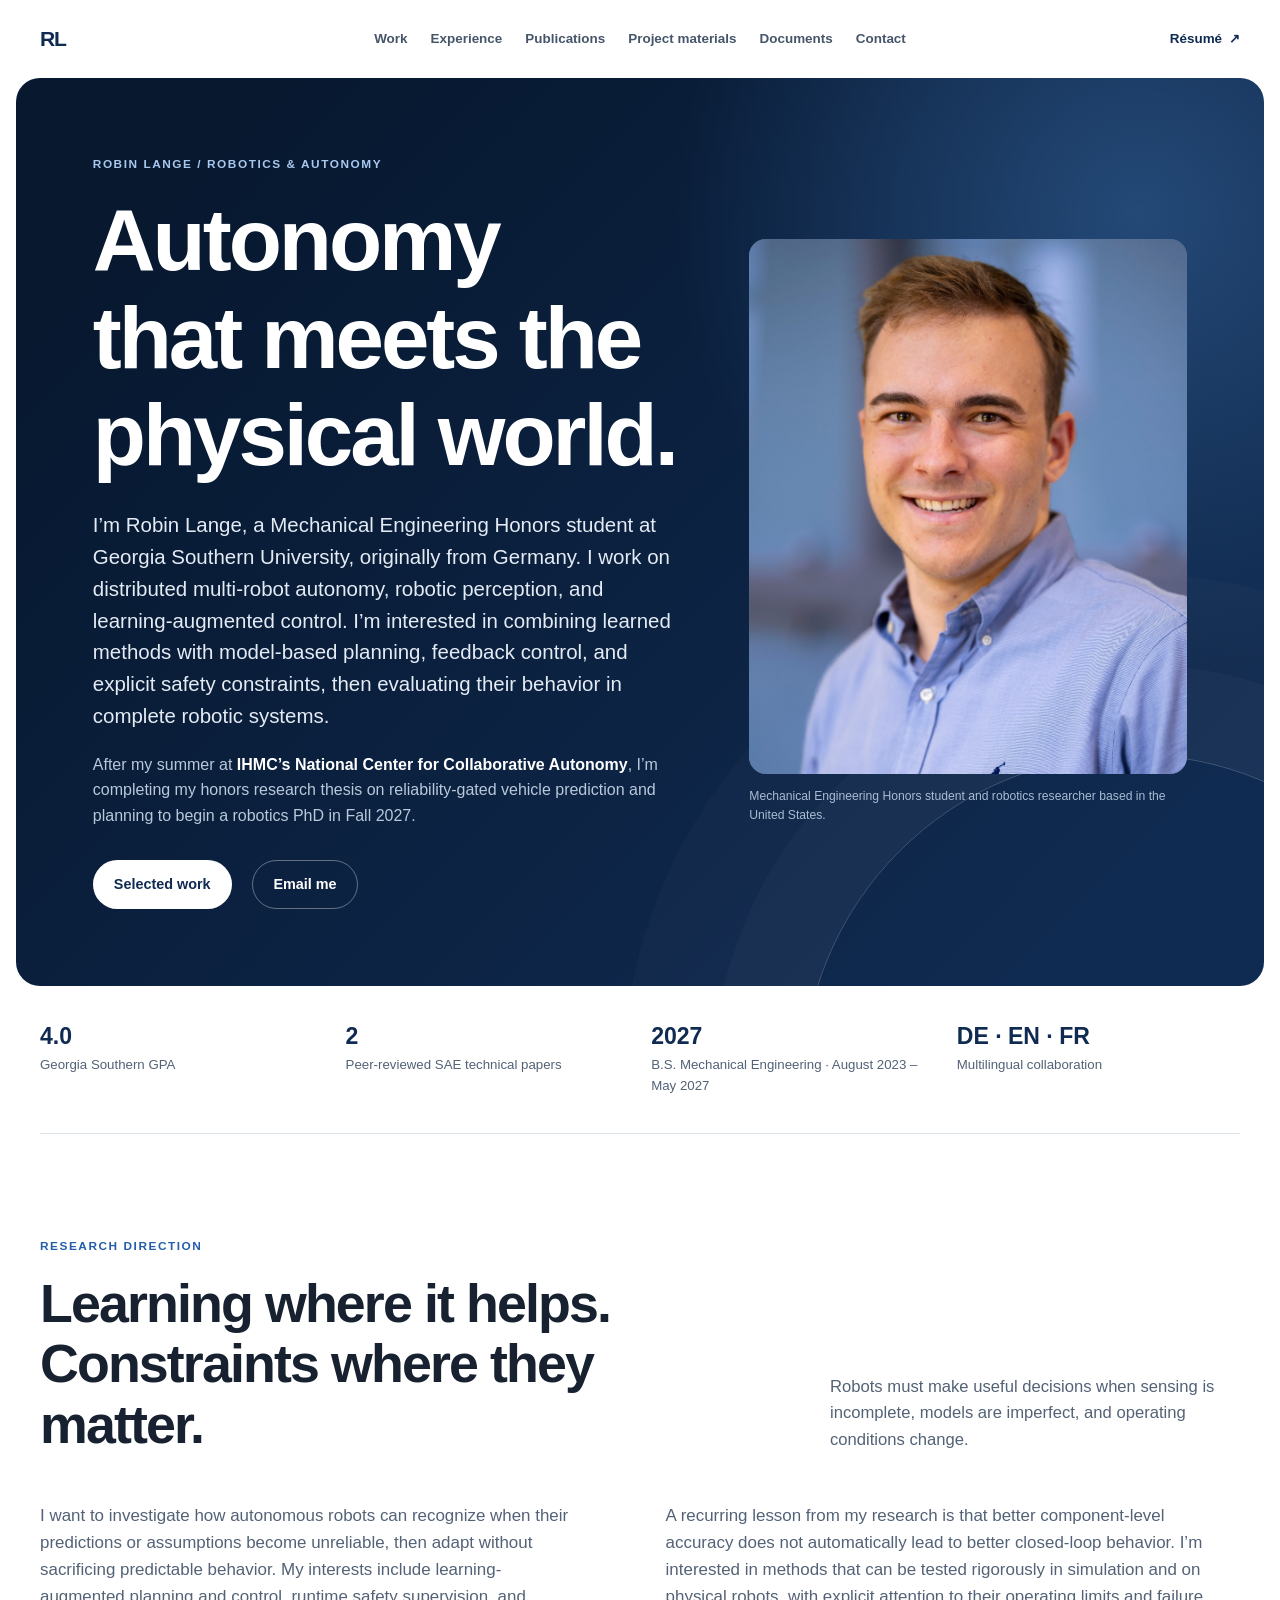
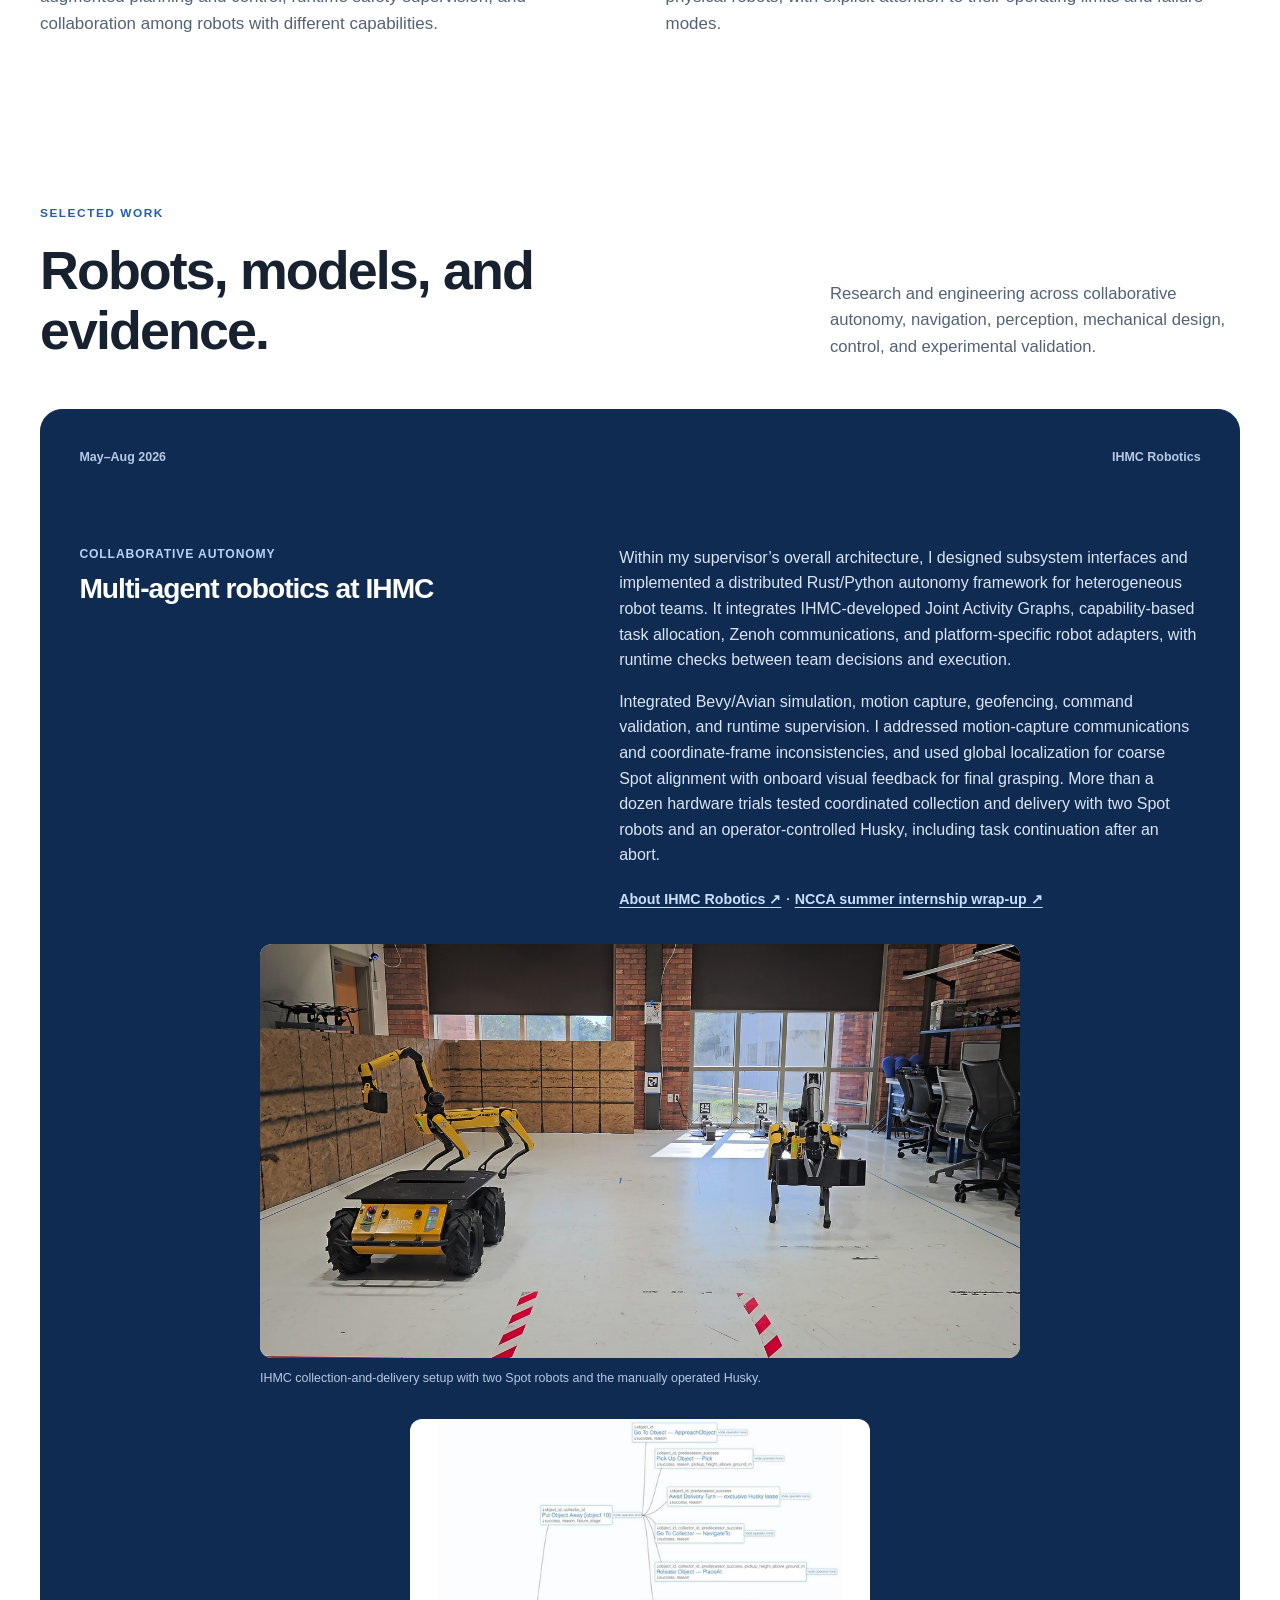
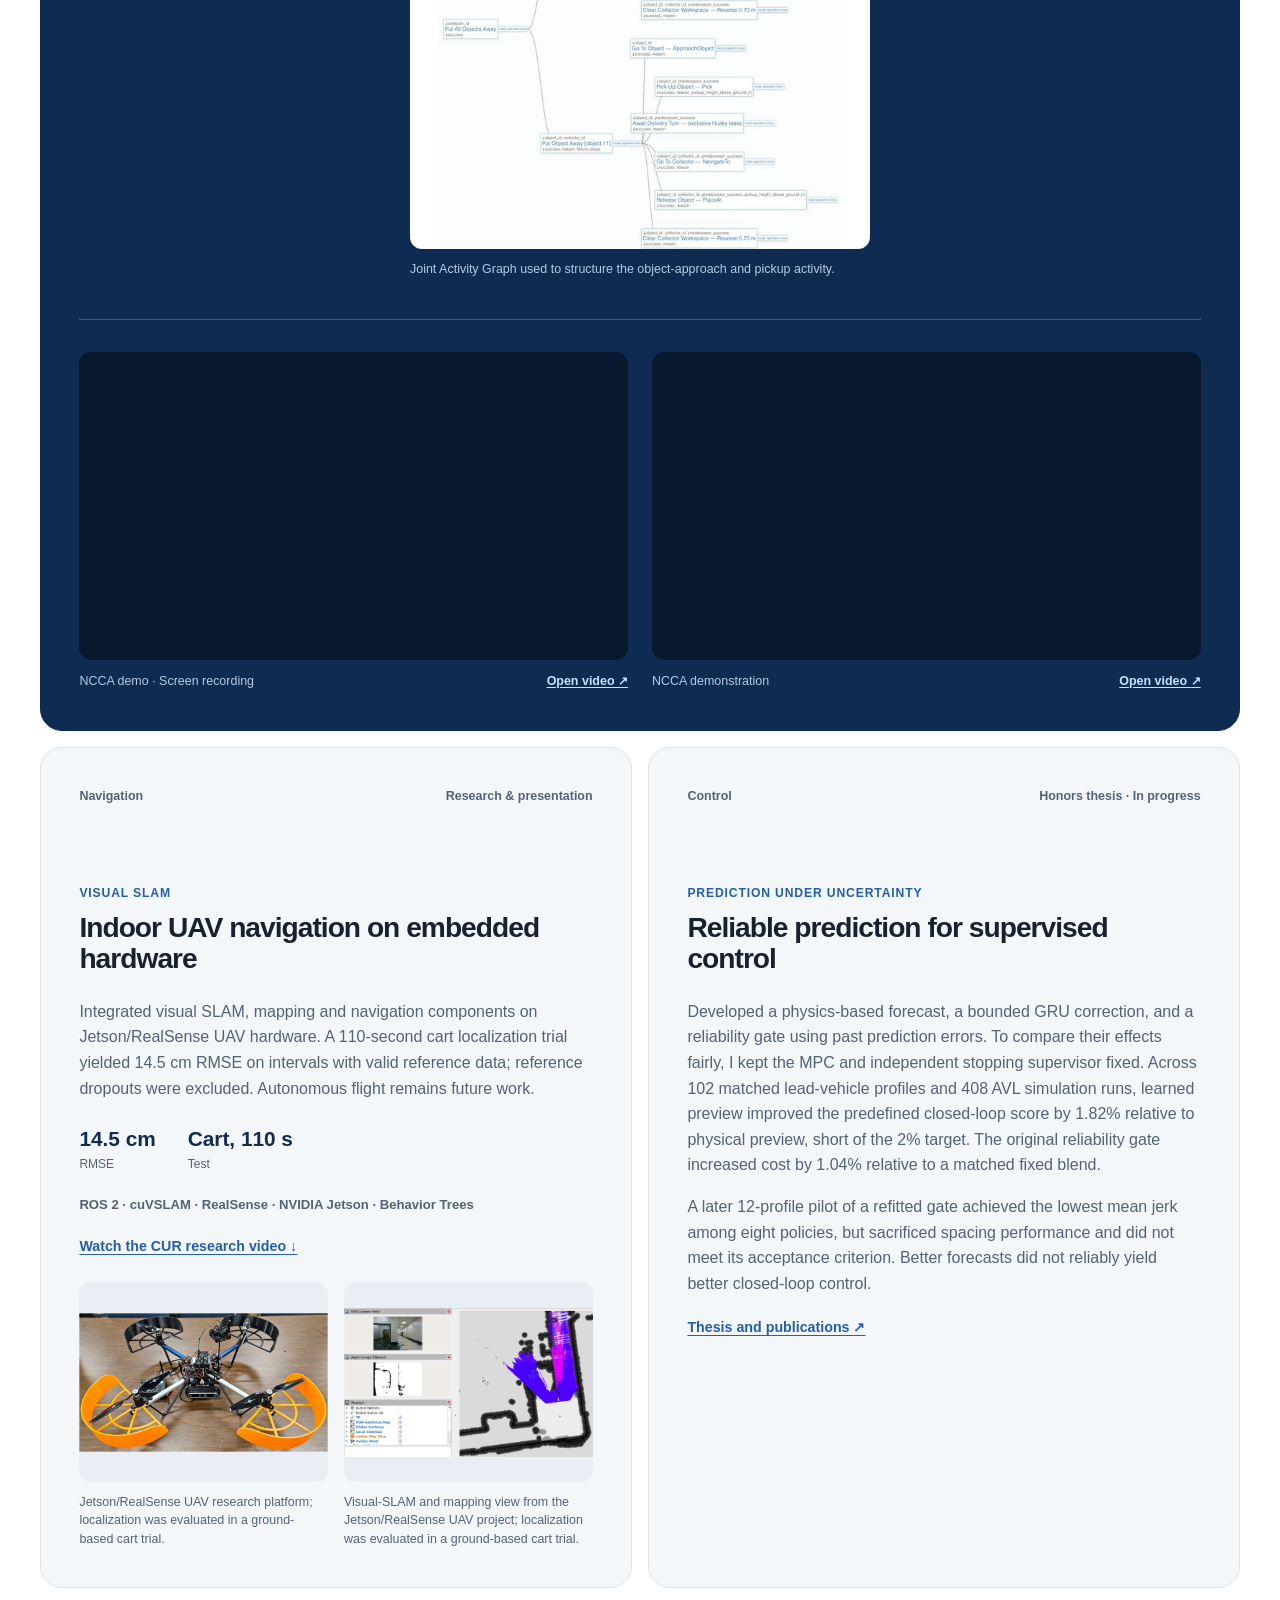
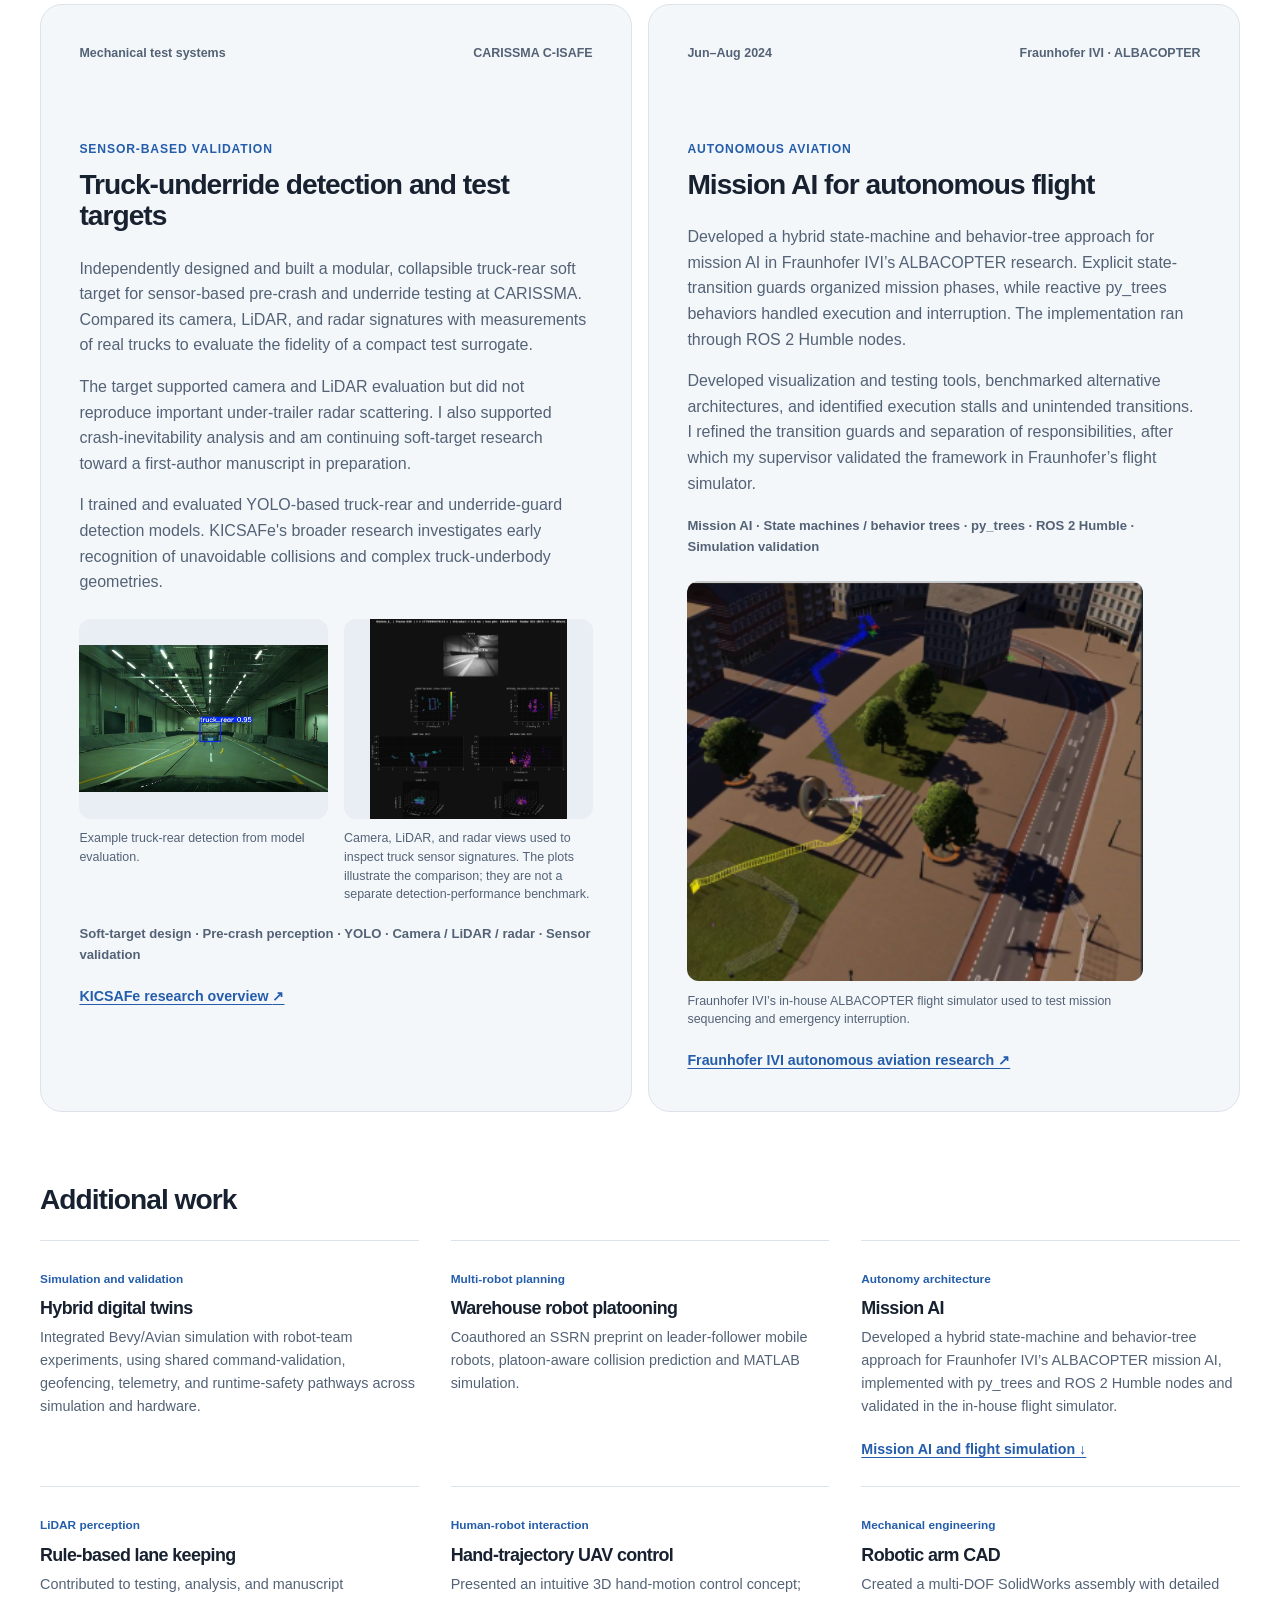
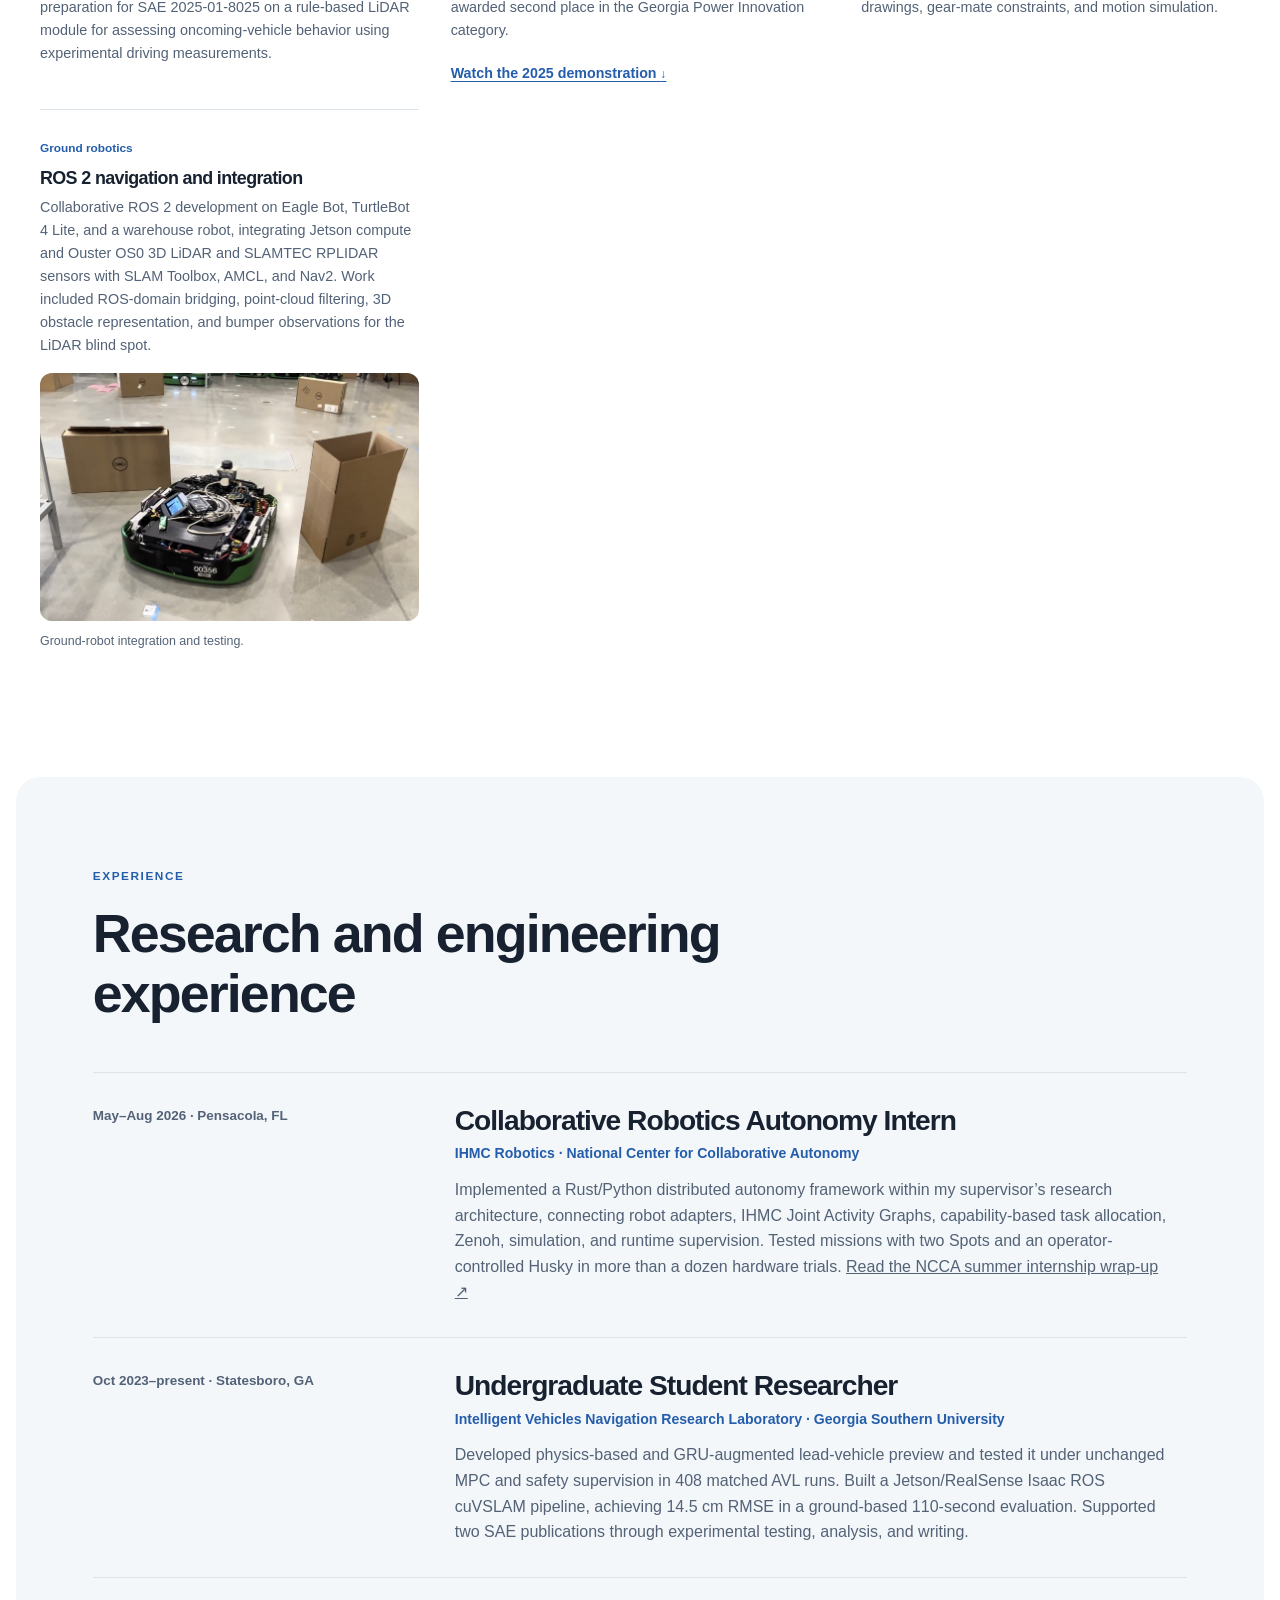
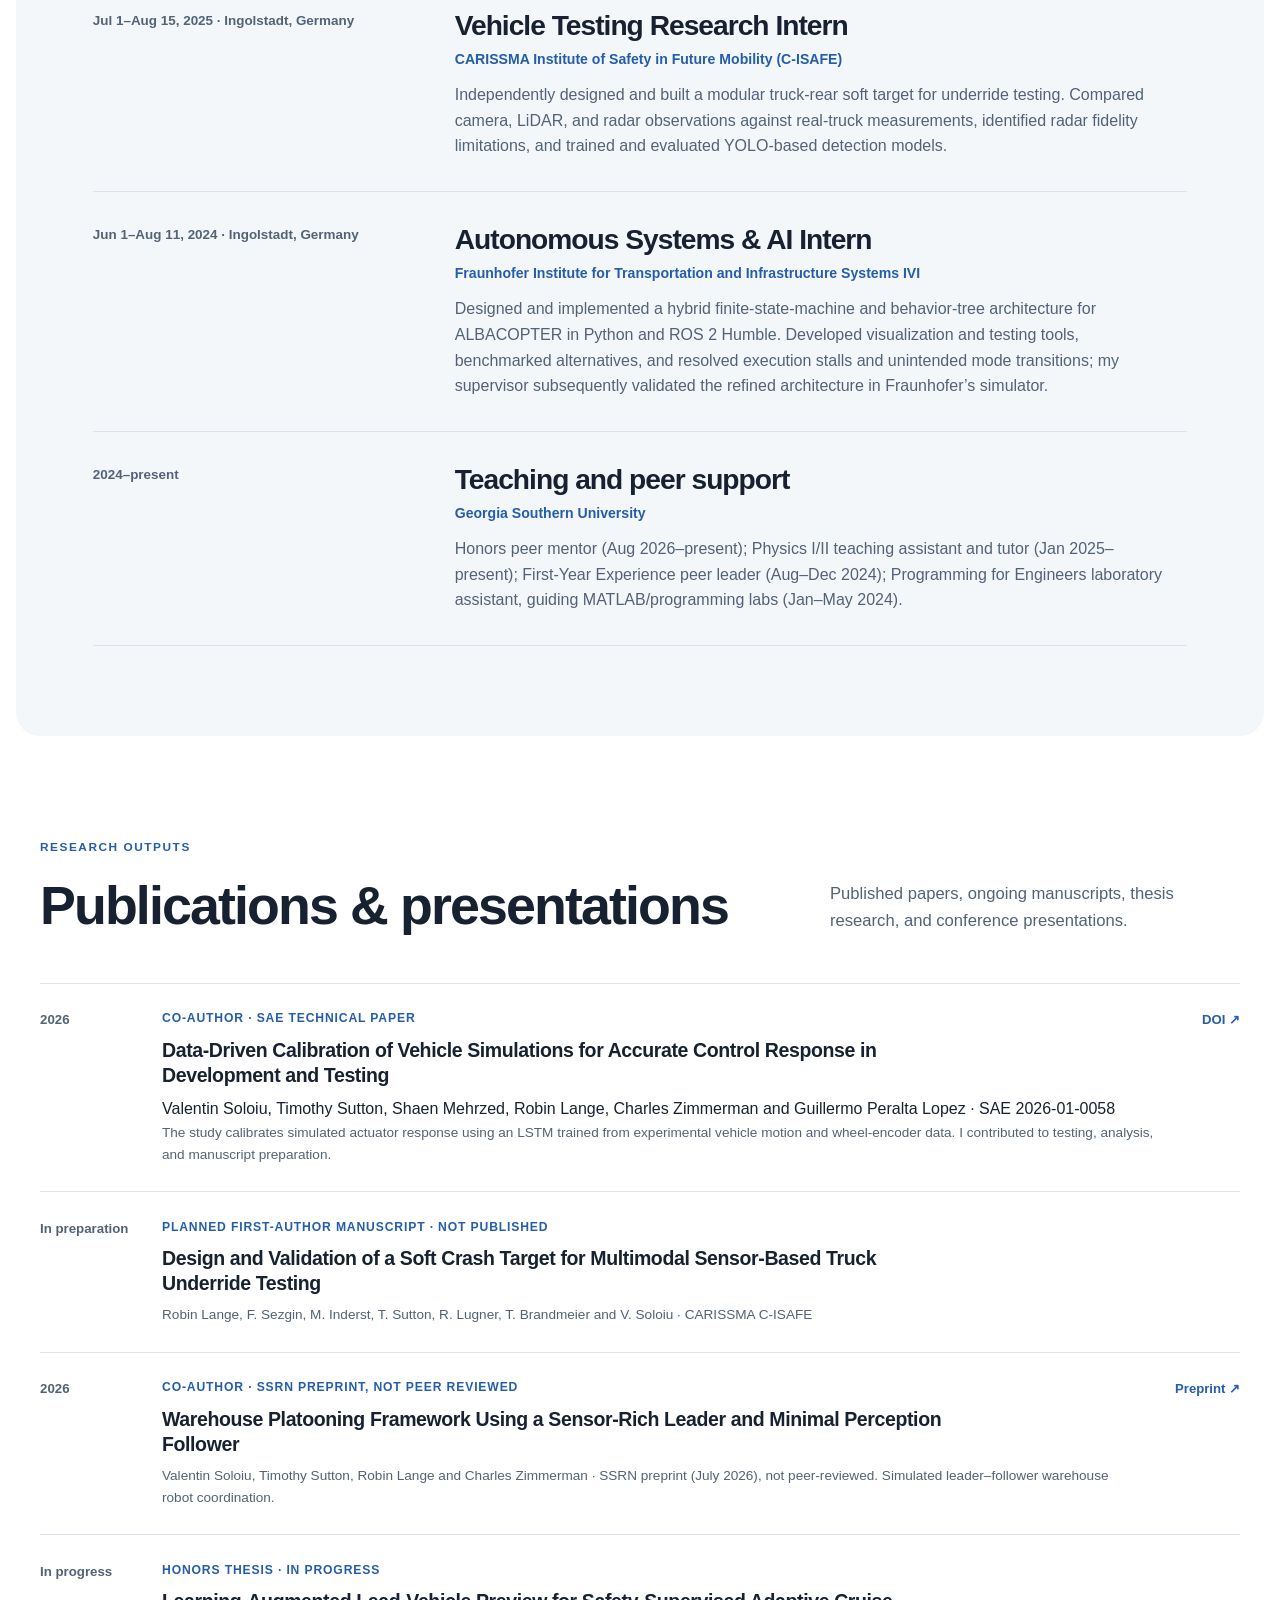
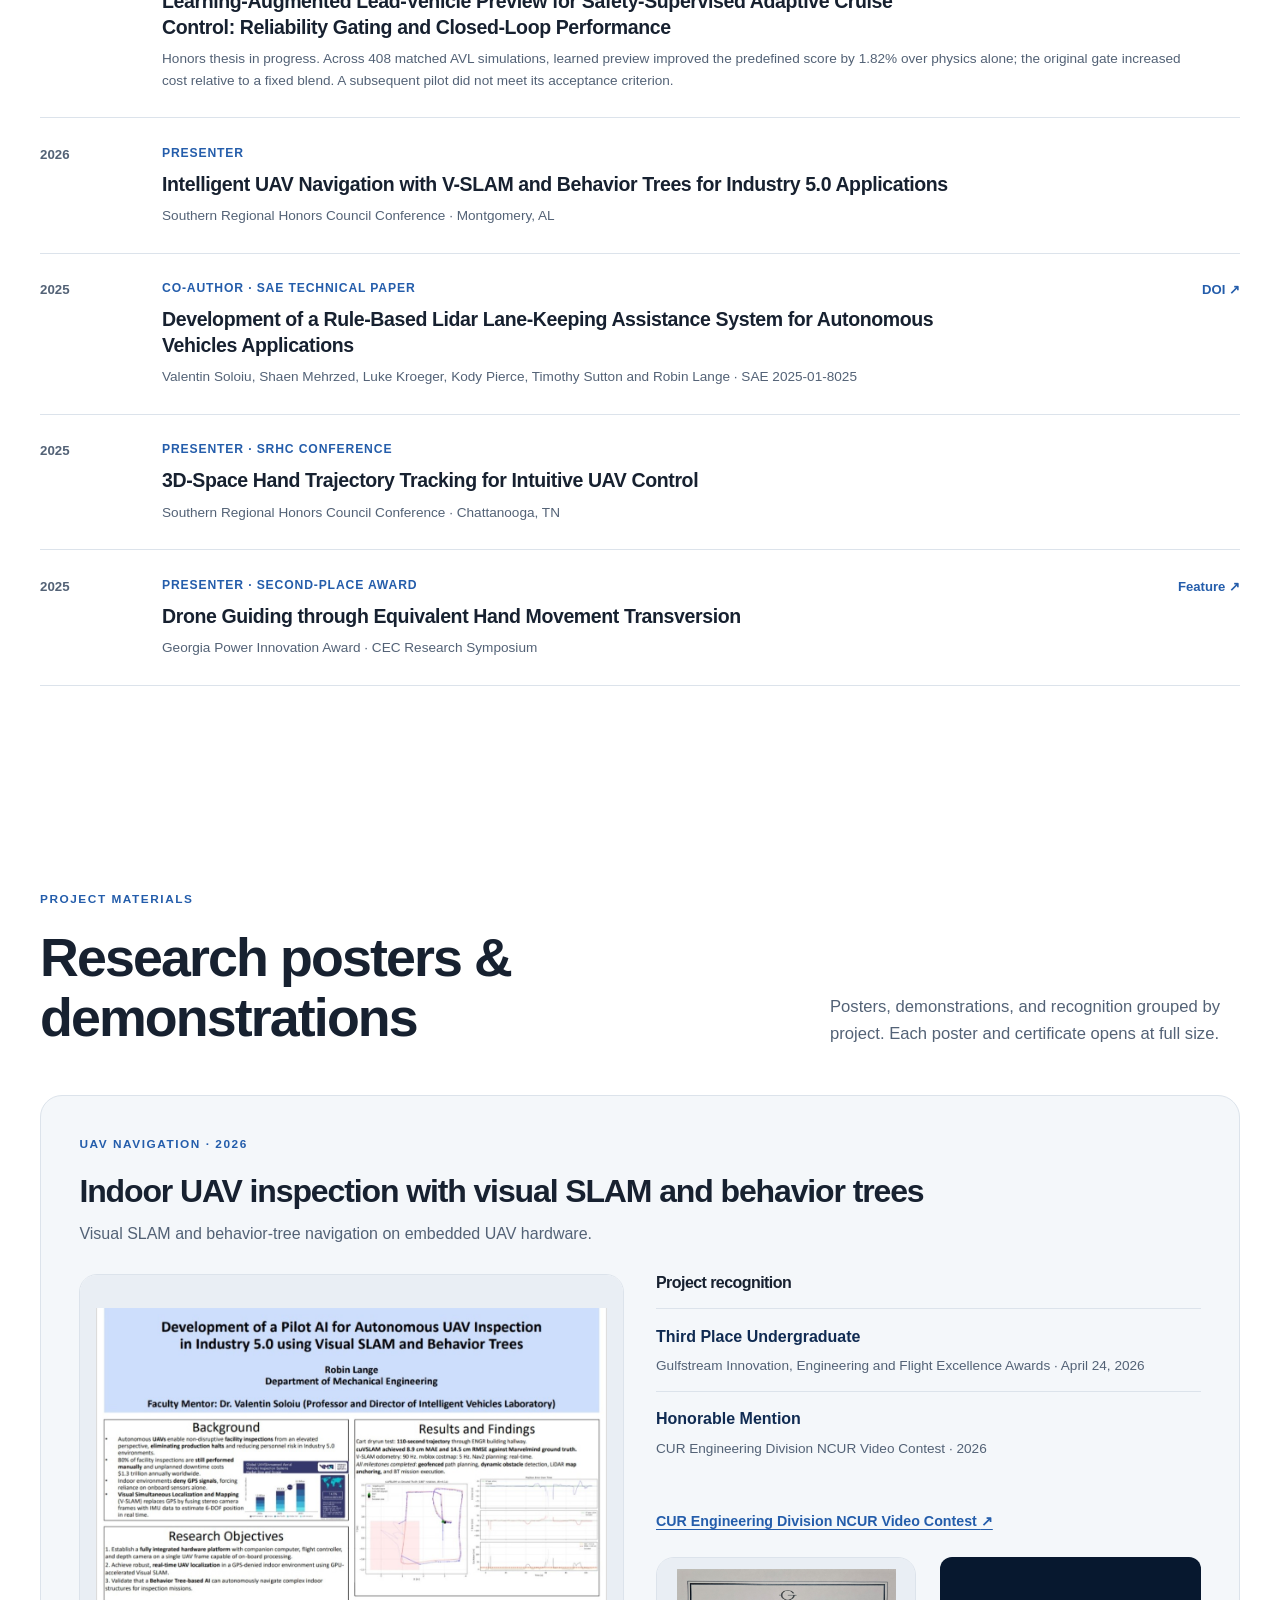
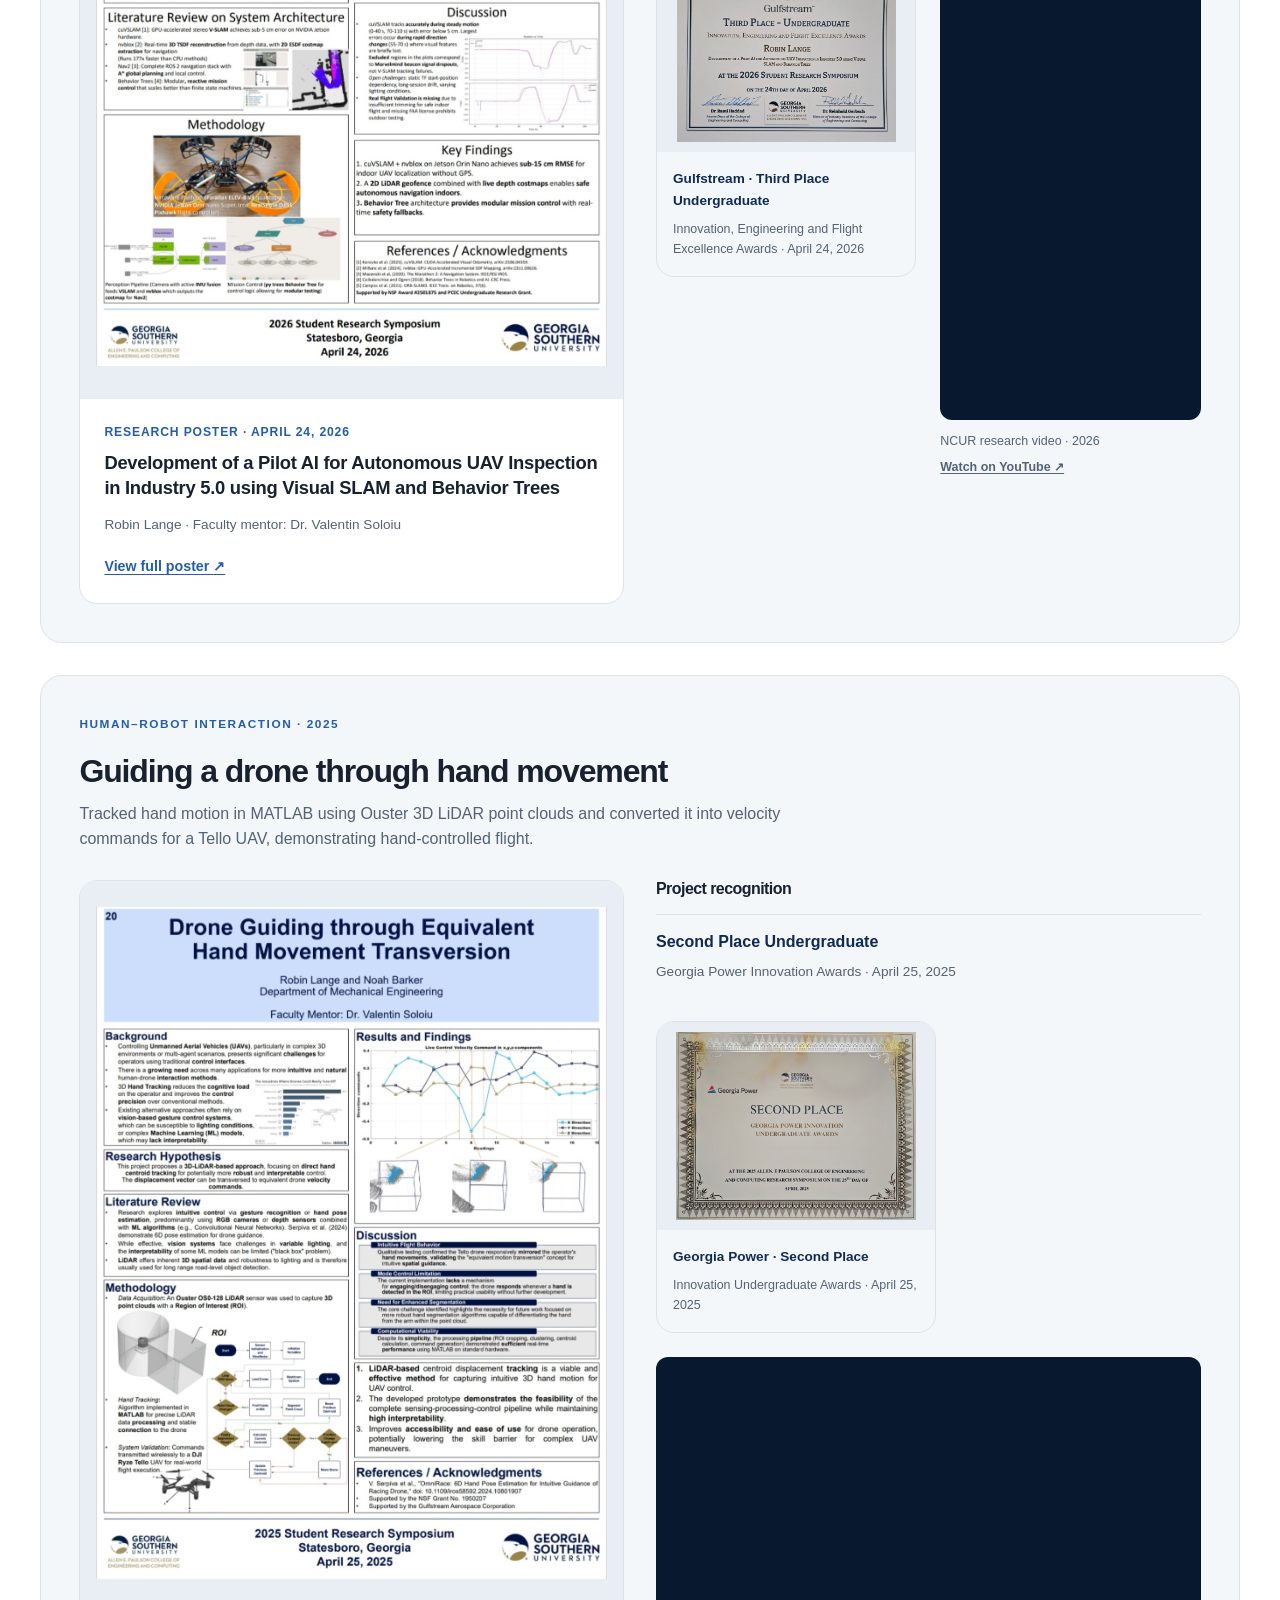
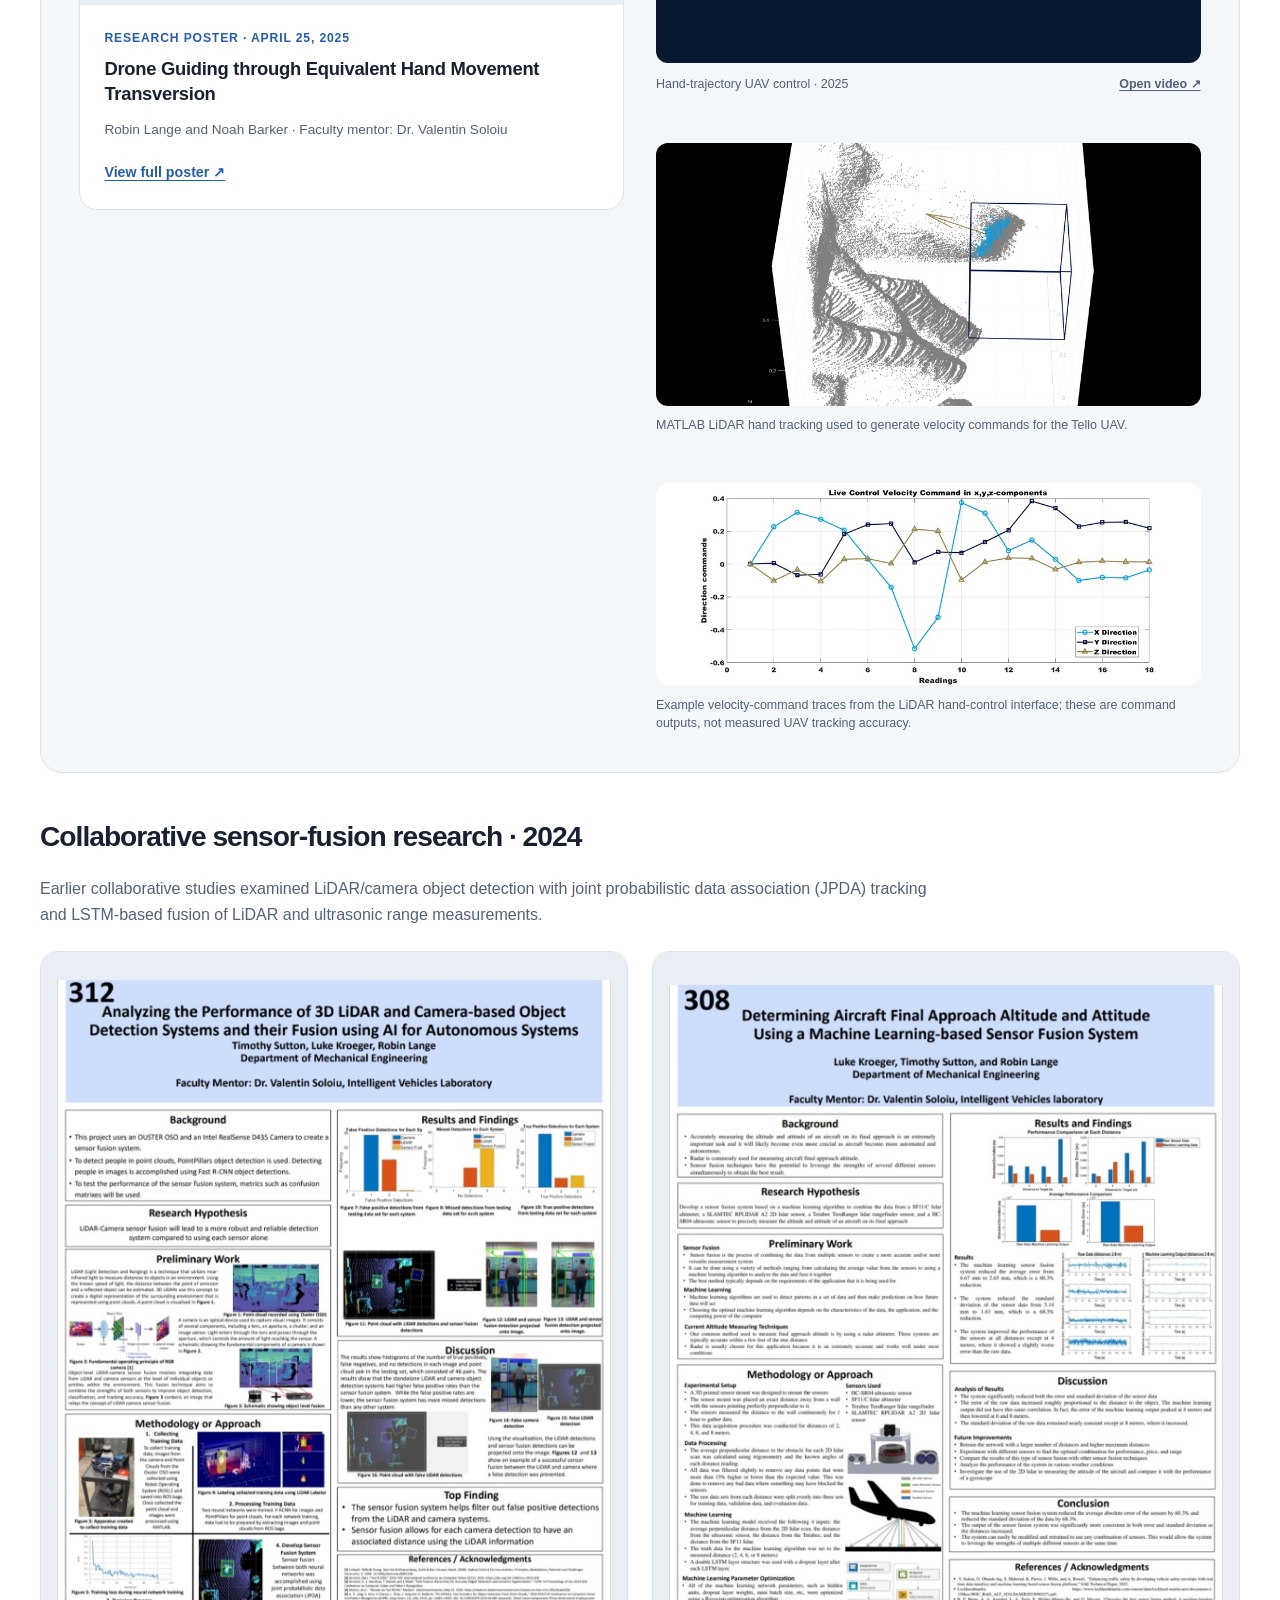
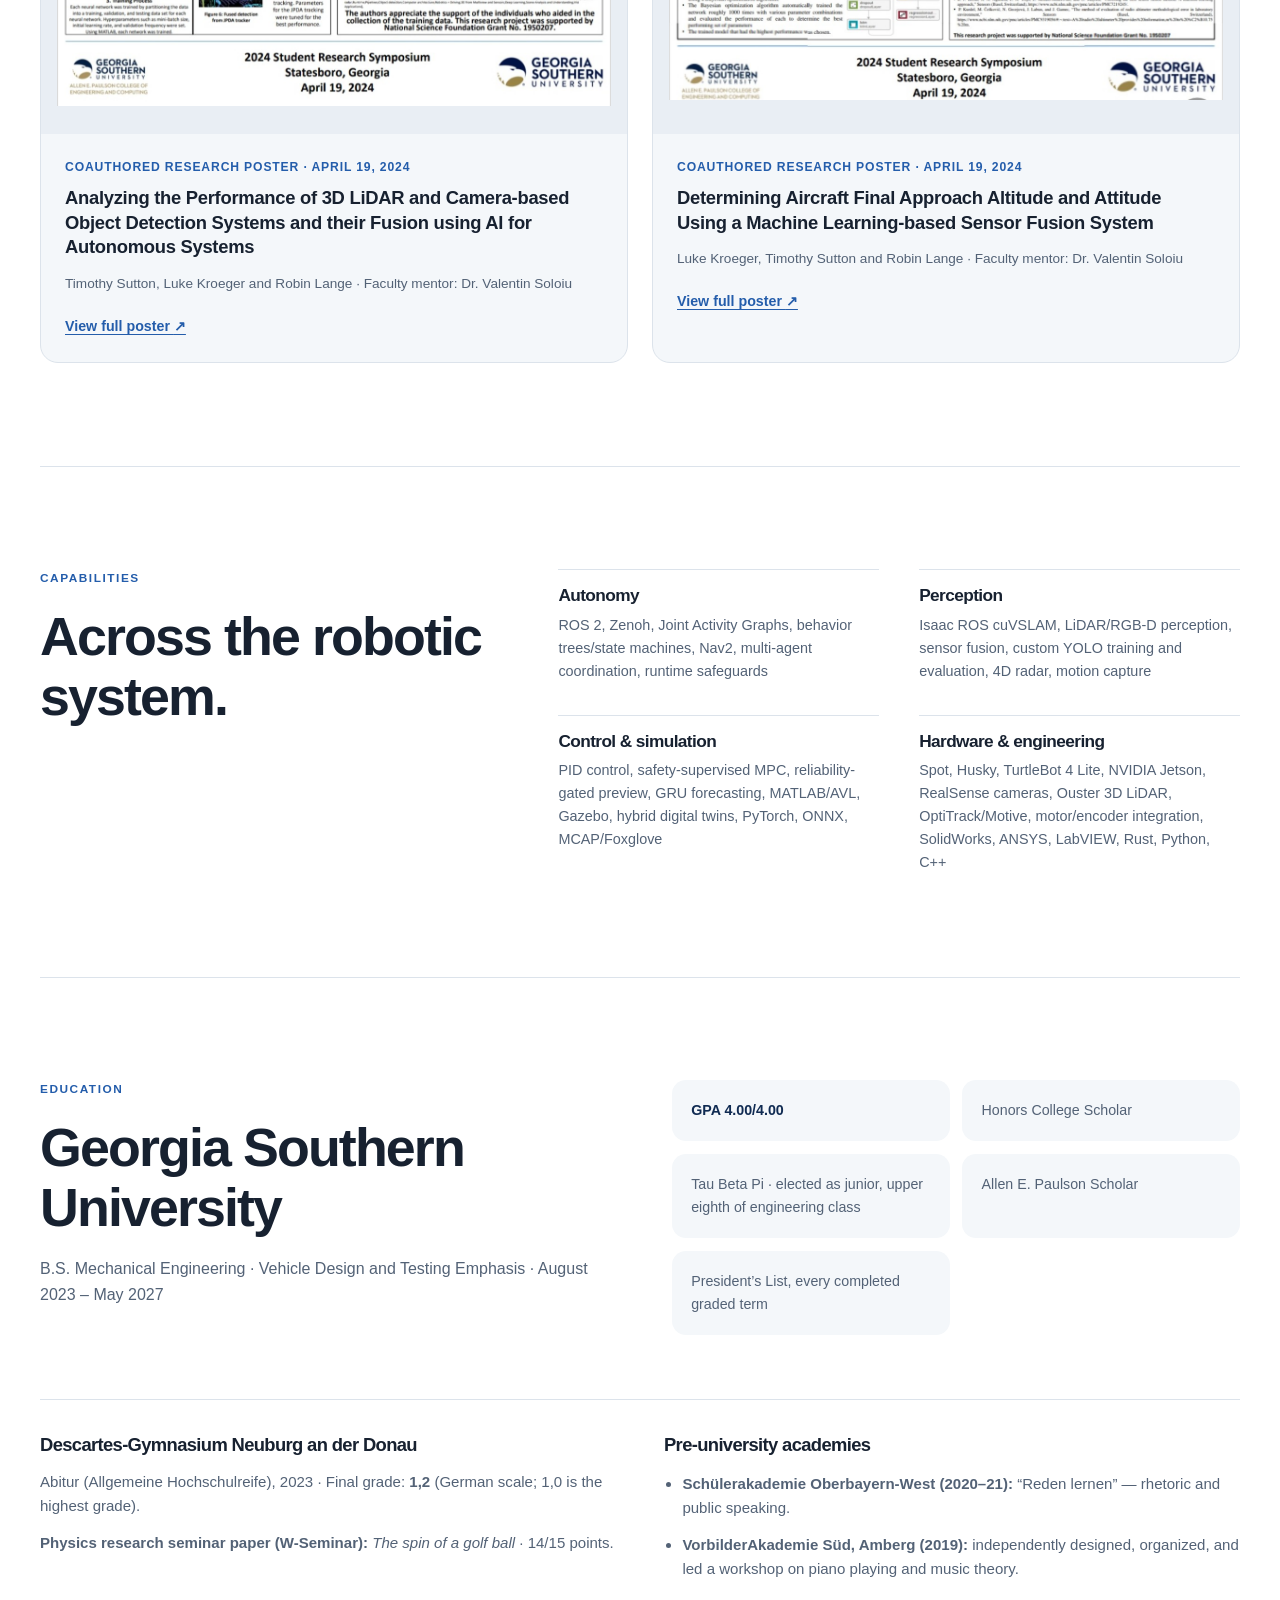
<file: index.html>
<!doctype html>
<html lang="en">
<head>
  <meta charset="utf-8">
  <meta name="viewport" content="width=device-width, initial-scale=1">
  <meta name="description" content="Robin Lange researches multi-robot autonomy, visual SLAM, safety-supervised control, and reliable robotics at Georgia Southern University.">
  <meta name="theme-color" content="#071a35">
  <meta property="og:title" content="Robin Lange — Robotics & Autonomy">
  <meta property="og:description" content="Robotic autonomy, multi-robot coordination, perception, and learning-based planning and control, grounded in simulation and robot experiments.">
  <meta property="og:type" content="website">
  <meta property="og:url" content="https://robin-lange.github.io/">
  <title>Robin Lange — Robotics & Autonomy</title>
  <link rel="stylesheet" href="styles.css?v=20261111-research-update">
</head>
<body>
  <a class="skip-link" href="#main-content">Skip to content</a>

  <header class="site-header">
    <a class="wordmark" href="#top" aria-label="Robin Lange, home">RL</a>
    <nav aria-label="Primary navigation">
      <a href="#work">Work</a>
      <a href="#experience">Experience</a>
      <a href="#publications">Publications</a>
      <a href="#posters">Project materials</a>
      <a href="#documents">Documents</a>
      <a href="#contact">Contact</a>
    </nav>
    <a class="header-resume" href="#documents">Résumé <span aria-hidden="true">↗</span></a>
  </header>

  <main id="main-content">
    <section class="hero" id="top">
      <div class="hero-copy">
        <p class="eyebrow">Robin Lange / Robotics & autonomy</p>
        <h1>Autonomy that meets the physical world.</h1>
        <p class="hero-intro">I’m Robin Lange, a Mechanical Engineering Honors student at Georgia Southern University, originally from Germany. I work on distributed multi-robot autonomy, robotic perception, and learning-augmented control. I’m interested in combining learned methods with model-based planning, feedback control, and explicit safety constraints, then evaluating their behavior in complete robotic systems.</p>
        <p class="hero-now">After my summer at <strong>IHMC’s National Center for Collaborative Autonomy</strong>, I’m completing my honors research thesis on reliability-gated vehicle prediction and planning to begin a robotics PhD in Fall 2027.</p>
        <div class="hero-actions">
          <a class="button button-primary" href="#work">Selected work</a>
          <a class="button button-secondary" href="mailto:robin.lange.eng@proton.me">Email me</a>
        </div>
      </div>
      <figure class="portrait">
        <img
          src="assets/robin-lange-ihmc-portrait.jpg?v=20261019"
          alt="Robin Lange"
          width="2560"
          height="2393"
          fetchpriority="high">
        <figcaption>Mechanical Engineering Honors student and robotics researcher based in the United States.</figcaption>
      </figure>
    </section>

    <section class="proof-bar" aria-label="Highlights">
      <div>
        <strong>4.0</strong>
        <span>Georgia Southern GPA</span>
      </div>
      <div>
        <strong>2</strong>
        <span>Peer-reviewed SAE technical papers</span>
      </div>
      <div>
        <strong>2027</strong>
        <span>B.S. Mechanical Engineering · August 2023 – May 2027</span>
      </div>
      <div>
        <strong>DE · EN · FR</strong>
        <span>Multilingual collaboration</span>
      </div>
    </section>

    <section class="section research-direction" id="research-direction" aria-labelledby="research-direction-title">
      <div class="section-heading">
        <div><p class="eyebrow">Research direction</p><h2 id="research-direction-title">Learning where it helps. Constraints where they matter.</h2></div>
        <p>Robots must make useful decisions when sensing is incomplete, models are imperfect, and operating conditions change.</p>
      </div>
      <div class="research-direction-copy">
        <p>I want to investigate how autonomous robots can recognize when their predictions or assumptions become unreliable, then adapt without sacrificing predictable behavior. My interests include learning-augmented planning and control, runtime safety supervision, and collaboration among robots with different capabilities.</p>
        <p>A recurring lesson from my research is that better component-level accuracy does not automatically lead to better closed-loop behavior. I’m interested in methods that can be tested rigorously in simulation and on physical robots, with explicit attention to their operating limits and failure modes.</p>
      </div>
    </section>

    <section class="section" id="work">
      <div class="section-heading">
        <div>
          <p class="eyebrow">Selected work</p>
          <h2>Robots, models, and evidence.</h2>
        </div>
        <p>
          Research and engineering across collaborative autonomy, navigation,
          perception, mechanical design, control, and experimental validation.
        </p>
      </div>

      <div class="featured-work">
        <article class="project project-current" id="ihmc">
<div class="project-meta">
<span>May–Aug 2026</span>
<span>IHMC Robotics</span>
</div>
<div class="project-body">
<div>
<p class="project-kicker">Collaborative autonomy</p>
<h3>Multi-agent robotics at IHMC</h3>
</div>
<div>
<p class="project-summary">Within my supervisor’s overall architecture, I designed subsystem interfaces and implemented a distributed Rust/Python autonomy framework for heterogeneous robot teams. It integrates IHMC-developed Joint Activity Graphs, capability-based task allocation, Zenoh communications, and platform-specific robot adapters, with runtime checks between team decisions and execution.</p>
<p class="project-note">Integrated Bevy/Avian simulation, motion capture, geofencing, command validation, and runtime supervision. I addressed motion-capture communications and coordinate-frame inconsistencies, and used global localization for coarse Spot alignment with onboard visual feedback for final grasping. More than a dozen hardware trials tested coordinated collection and delivery with two Spot robots and an operator-controlled Husky, including task continuation after an abort.</p>
<a class="text-link" href="https://robots.ihmc.us/" rel="noopener" target="_blank">
                About IHMC Robotics <span aria-hidden="true">↗</span>
</a>
<span aria-hidden="true"> · </span>
<a class="text-link" href="https://ncca.ihmc.org/summer-interns-wrap-up/" rel="noopener" target="_blank">
                NCCA summer internship wrap-up <span aria-hidden="true">↗</span>
</a>
</div>
</div>
<figure class="research-photo research-photo-wide">
<a aria-label="Open image: Two Spot robots and a Husky in the IHMC demonstration area" href="assets/research/ihmc-robot-team.jpg" rel="noopener" target="_blank">
<img alt="Two Spot robots and a Husky in the IHMC demonstration area" decoding="async" height="752" loading="lazy" src="assets/research/ihmc-robot-team.jpg" width="1378"/>
</a>
<figcaption>IHMC collection-and-delivery setup with two Spot robots and the manually operated Husky.</figcaption>
</figure>
<figure class="research-photo research-diagram">
<a href="assets/research/ihmc-joint-activity-graph.jpg" target="_blank" rel="noopener" aria-label="Open image: Joint Activity Graph for robot object approach and pickup">
<img src="assets/research/ihmc-joint-activity-graph.jpg" width="563" height="599" alt="Joint Activity Graph for robot object approach and pickup" loading="lazy" decoding="async">
</a><figcaption>Joint Activity Graph used to structure the object-approach and pickup activity.</figcaption></figure>
<div aria-label="IHMC demonstration videos" class="project-media">
<figure class="media-item">
<div class="video-frame">
<iframe allow="fullscreen" allowfullscreen="" loading="lazy" src="https://drive.google.com/file/d/1v2ztECK5Y2uLE2gI-xqryq_W4FH13k53/preview" title="IHMC NCCA demonstration — screen recording"></iframe>
</div>
<figcaption>
<span>NCCA demo · Screen recording</span>
<a href="https://drive.google.com/file/d/1v2ztECK5Y2uLE2gI-xqryq_W4FH13k53/view" rel="noopener" target="_blank">Open video <span aria-hidden="true">↗</span></a>
</figcaption>
</figure>
<figure class="media-item">
<div class="video-frame">
<iframe allow="fullscreen" allowfullscreen="" loading="lazy" src="https://drive.google.com/file/d/1ZStSuWjbYq_aDfH0aBoNch6q1pf5jF6k/preview" title="IHMC NCCA demonstration"></iframe>
</div>
<figcaption>
<span>NCCA demonstration</span>
<a href="https://drive.google.com/file/d/1ZStSuWjbYq_aDfH0aBoNch6q1pf5jF6k/view" rel="noopener" target="_blank">Open video <span aria-hidden="true">↗</span></a>
</figcaption>
</figure>
</div>
</article>

        <article class="project">
          <div class="project-meta">
            <span>Navigation</span>
            <span>Research & presentation</span>
          </div>
          <div class="project-body">
            <div>
              <p class="project-kicker">Visual SLAM</p>
              <h3>Indoor UAV navigation on embedded hardware</h3>
            </div>
            <div>
              <p class="project-summary">
                Integrated visual SLAM, mapping and navigation components on
                Jetson/RealSense UAV hardware. A 110-second cart localization trial
                yielded 14.5 cm RMSE on intervals with valid reference data;
                reference dropouts were excluded. Autonomous flight remains future work.
              </p>
              <dl class="metrics">
                <div><dt>RMSE</dt><dd>14.5 cm</dd></div>
                <div><dt>Test</dt><dd>Cart, 110 s</dd></div>
              </dl>
              <p class="stack">ROS 2 · cuVSLAM · RealSense · NVIDIA Jetson · Behavior Trees</p>
              <a class="text-link" href="#cur-video">Watch the CUR research video <span aria-hidden="true">↓</span></a>
              <div class="research-image-pair"><figure class="research-photo ">
              <a href="assets/research/uav-jetson-realsense.jpg" target="_blank" rel="noopener" aria-label="Open image: UAV platform with onboard compute and a RealSense camera">
                <img src="assets/research/uav-jetson-realsense.jpg" width="865" height="482" alt="UAV platform with onboard compute and a RealSense camera" loading="lazy" decoding="async">
              </a>
              <figcaption>Jetson/RealSense UAV research platform; localization was evaluated in a ground-based cart trial.</figcaption>
            </figure>
<figure class="research-photo ">
<a href="assets/research/uav-visual-slam-map.jpg" target="_blank" rel="noopener" aria-label="Open image: ROS 2 visual SLAM view with camera, depth and mapped surroundings">
<img src="assets/research/uav-visual-slam-map.jpg" width="659" height="394" alt="ROS 2 visual SLAM view with camera, depth and mapped surroundings" loading="lazy" decoding="async">
</a><figcaption>Visual-SLAM and mapping view from the Jetson/RealSense UAV project; localization was evaluated in a ground-based cart trial.</figcaption></figure></div>
            </div>
          </div>
        </article>

        <article class="project">
          <div class="project-meta">
            <span>Control</span>
            <span>Honors thesis · In progress</span>
          </div>
          <div class="project-body">
            <div>
              <p class="project-kicker">Prediction under uncertainty</p>
              <h3>Reliable prediction for supervised control</h3>
            </div>
            <div>
              <p class="project-summary">Developed a physics-based forecast, a bounded GRU correction, and a reliability gate using past prediction errors. To compare their effects fairly, I kept the MPC and independent stopping supervisor fixed. Across 102 matched lead-vehicle profiles and 408 AVL simulation runs, learned preview improved the predefined closed-loop score by 1.82% relative to physical preview, short of the 2% target. The original reliability gate increased cost by 1.04% relative to a matched fixed blend.</p><p class="project-note">A later 12-profile pilot of a refitted gate achieved the lowest mean jerk among eight policies, but sacrificed spacing performance and did not meet its acceptance criterion. Better forecasts did not reliably yield better closed-loop control.</p>
              <a class="text-link" href="#publications">
                Thesis and publications <span aria-hidden="true">↗</span>
              </a>
            </div>
          </div>
        </article>

        <article class="project">
<div class="project-meta">
<span>Mechanical test systems</span>
<span>CARISSMA C-ISAFE</span>
</div>
<div class="project-body">
<div>
<p class="project-kicker">Sensor-based validation</p>
<h3>Truck-underride detection and test targets</h3>
</div>
<div>
<p class="project-summary">Independently designed and built a modular, collapsible truck-rear soft target for sensor-based pre-crash and underride testing at CARISSMA. Compared its camera, LiDAR, and radar signatures with measurements of real trucks to evaluate the fidelity of a compact test surrogate.</p>
<p class="project-note">The target supported camera and LiDAR evaluation but did not reproduce important under-trailer radar scattering. I also supported crash-inevitability analysis and am continuing soft-target research toward a first-author manuscript in preparation.</p>
<p class="project-note">I trained and evaluated YOLO-based truck-rear and underride-guard detection models. KICSAFe's broader research investigates early recognition of unavoidable collisions and complex truck-underbody geometries.</p>
<div class="research-image-pair"><figure class="research-photo">
<a aria-label="Open image: YOLO truck-rear detection in an indoor vehicle test hall" href="assets/research/truck-rear-yolo.jpg" rel="noopener" target="_blank">
<img alt="YOLO truck-rear detection in an indoor vehicle test hall" decoding="async" height="568" loading="lazy" src="assets/research/truck-rear-yolo.jpg" width="959"/>
</a>
<figcaption>Example truck-rear detection from model evaluation.</figcaption>
</figure>
<figure class="research-photo research-sensor-view">
<a href="assets/research/truck-lidar-radar-comparison.jpg" target="_blank" rel="noopener" aria-label="Open image: Camera view and 3D LiDAR and 4D radar views of a truck">
<img src="assets/research/truck-lidar-radar-comparison.jpg" width="1832" height="1863" alt="Camera view and 3D LiDAR and 4D radar views of a truck" loading="lazy" decoding="async">
</a><figcaption>Camera, LiDAR, and radar views used to inspect truck sensor signatures. The plots illustrate the comparison; they are not a separate detection-performance benchmark.</figcaption></figure></div>
<p class="stack">Soft-target design · Pre-crash perception · YOLO · Camera / LiDAR / radar · Sensor validation</p>
<a class="text-link" href="https://www.thi.de/en/research/carissma/news-press/translate-to-english-carissma-news-detail/news/kuenstliche-intelligenz-ki-fuer-mehr-fahrzeugsicherheit-projekt-kicsafe-zeigt-neue-wege-der-crasherkennung/" target="_blank" rel="noopener">KICSAFe research overview <span aria-hidden="true">↗</span></a>
</div>
</div>
</article>
        <article class="project" id="fraunhofer-mission-ai">
<div class="project-meta"><span>Jun–Aug 2024</span><span>Fraunhofer IVI · ALBACOPTER</span></div>
<div class="project-body">
<div><p class="project-kicker">Autonomous aviation</p><h3>Mission AI for autonomous flight</h3></div>
<div>
<p class="project-summary">Developed a hybrid state-machine and behavior-tree approach for mission AI in Fraunhofer IVI’s ALBACOPTER research. Explicit state-transition guards organized mission phases, while reactive py_trees behaviors handled execution and interruption. The implementation ran through ROS 2 Humble nodes.</p>
<p class="project-note">Developed visualization and testing tools, benchmarked alternative architectures, and identified execution stalls and unintended transitions. I refined the transition guards and separation of responsibilities, after which my supervisor validated the framework in Fraunhofer’s flight simulator.</p>
<p class="stack">Mission AI · State machines / behavior trees · py_trees · ROS 2 Humble · Simulation validation</p>
<figure class="research-photo" style="max-width:456px">
<a aria-label="Open ALBACOPTER flight-simulation screenshot" href="assets/research/fraunhofer-albacopter-simulator.png" rel="noopener" target="_blank">
<img alt="ALBACOPTER flight simulation in an urban environment with colored trajectory traces" decoding="async" height="400" loading="lazy" src="assets/research/fraunhofer-albacopter-simulator.png" width="456"/>
</a>
<figcaption>Fraunhofer IVI’s in-house ALBACOPTER flight simulator used to test mission sequencing and emergency interruption.</figcaption>
</figure>
<a class="text-link" href="https://www.ivi.fraunhofer.de/en/research-fields/advanced-air-mobility/autonomous-flying.html" rel="noopener" target="_blank">Fraunhofer IVI autonomous aviation research ↗</a>
</div>
</div>
</article>
      </div>

      <div class="more-work" aria-labelledby="more-work-title">
        <h3 id="more-work-title">Additional work</h3>
        <div class="compact-projects">
          <article>
<span>Simulation and validation</span>
<h4>Hybrid digital twins</h4>
<p>Integrated Bevy/Avian simulation with robot-team experiments, using shared command-validation, geofencing, telemetry, and runtime-safety pathways across simulation and hardware.</p>
</article>
          <article>
            <span>Multi-robot planning</span>
            <h4>Warehouse robot platooning</h4>
            <p>Coauthored an SSRN preprint on leader-follower mobile robots, platoon-aware collision prediction and MATLAB simulation.</p>
          </article>
          <article>
<span>Autonomy architecture</span>
<h4>Mission AI</h4>
<p>Developed a hybrid state-machine and behavior-tree approach for Fraunhofer IVI’s ALBACOPTER mission AI, implemented with py_trees and ROS 2 Humble nodes and validated in the in-house flight simulator.</p>
<a class="text-link" href="#fraunhofer-mission-ai">Mission AI and flight simulation ↓</a></article>
          <article>
            <span>LiDAR perception</span>
            <h4>Rule-based lane keeping</h4>
            <p>Contributed to testing, analysis, and manuscript preparation for SAE 2025-01-8025 on a rule-based LiDAR module for assessing oncoming-vehicle behavior using experimental driving measurements.</p>
          </article>
          <article>
            <span>Human-robot interaction</span>
            <h4>Hand-trajectory UAV control</h4>
            <p>Presented an intuitive 3D hand-motion control concept; awarded second place in the Georgia Power Innovation category.</p>
            <a class="text-link" href="#drone-demo-2025">Watch the 2025 demonstration <span aria-hidden="true">↓</span></a>
          </article>
          <article>
            <span>Mechanical engineering</span>
            <h4>Robotic arm CAD</h4>
            <p>Created a multi-DOF SolidWorks assembly with detailed drawings, gear-mate constraints, and motion simulation.</p>
          </article>

          
          <article>
<span>Ground robotics</span>
<h4>ROS 2 navigation and integration</h4>
<p>Collaborative ROS 2 development on Eagle Bot, TurtleBot 4 Lite, and a warehouse robot, integrating Jetson compute and Ouster OS0 3D LiDAR and SLAMTEC RPLIDAR sensors with SLAM Toolbox, AMCL, and Nav2. Work included ROS-domain bridging, point-cloud filtering, 3D obstacle representation, and bumper observations for the LiDAR blind spot.</p>
<figure class="research-photo">
<a aria-label="Open image: Green mobile robot with sensors and onboard compute among test obstacles" href="assets/research/ground-robot-testing.jpg" rel="noopener" target="_blank">
<img alt="Green mobile robot with sensors and onboard compute among test obstacles" decoding="async" height="999" loading="lazy" src="assets/research/ground-robot-testing.jpg" width="1525"/>
</a>
<figcaption>Ground-robot integration and testing.</figcaption>
</figure>
</article>
        </div>
      </div>
    </section>

    <section class="section section-tinted" id="experience">
      <div class="section-heading">
        <div>
          <p class="eyebrow">Experience</p>
          <h2>Research and engineering experience</h2>
        </div>
      </div>

      <div class="timeline">
        <article>
<div class="timeline-when">May–Aug 2026 · Pensacola, FL</div>
<div>
<h3>Collaborative Robotics Autonomy Intern</h3>
<p class="timeline-org">IHMC Robotics · National Center for Collaborative Autonomy</p>
<p>Implemented a Rust/Python distributed autonomy framework within my supervisor’s research architecture, connecting robot adapters, IHMC Joint Activity Graphs, capability-based task allocation, Zenoh, simulation, and runtime supervision. Tested missions with two Spots and an operator-controlled Husky in more than a dozen hardware trials. <a href="https://ncca.ihmc.org/summer-interns-wrap-up/" rel="noopener" target="_blank">Read the NCCA summer internship wrap-up <span aria-hidden="true">↗</span></a></p>
</div>
</article>
        <article>
          <div class="timeline-when">Oct 2023–present · Statesboro, GA</div>
          <div>
            <h3>Undergraduate Student Researcher</h3>
            <p class="timeline-org">Intelligent Vehicles Navigation Research Laboratory · Georgia Southern University</p>
            <p>Developed physics-based and GRU-augmented lead-vehicle preview and tested it under unchanged MPC and safety supervision in 408 matched AVL runs. Built a Jetson/RealSense Isaac ROS cuVSLAM pipeline, achieving 14.5 cm RMSE in a ground-based 110-second evaluation. Supported two SAE publications through experimental testing, analysis, and writing.</p>
          </div>
        </article>
        <article>
<div class="timeline-when">Jul 1–Aug 15, 2025 · Ingolstadt, Germany</div>
<div>
<h3>Vehicle Testing Research Intern</h3>
<p class="timeline-org">CARISSMA Institute of Safety in Future Mobility (C-ISAFE)</p>
<p>Independently designed and built a modular truck-rear soft target for underride testing. Compared camera, LiDAR, and radar observations against real-truck measurements, identified radar fidelity limitations, and trained and evaluated YOLO-based detection models.</p>
</div>
</article>
        <article>
<div class="timeline-when">Jun 1–Aug 11, 2024 · Ingolstadt, Germany</div>
<div>
<h3>Autonomous Systems &amp; AI Intern</h3>
<p class="timeline-org">Fraunhofer Institute for Transportation and Infrastructure Systems IVI</p>
<p>Designed and implemented a hybrid finite-state-machine and behavior-tree architecture for ALBACOPTER in Python and ROS 2 Humble. Developed visualization and testing tools, benchmarked alternatives, and resolved execution stalls and unintended mode transitions; my supervisor subsequently validated the refined architecture in Fraunhofer’s simulator.</p>
</div>
</article>
        <article class="timeline-compact">
          <div class="timeline-when">2024–present</div>
          <div>
            <h3>Teaching and peer support</h3>
            <p class="timeline-org">Georgia Southern University</p>
            <p>Honors peer mentor (Aug 2026–present); Physics I/II teaching assistant and tutor (Jan 2025–present); First-Year Experience peer leader (Aug–Dec 2024); Programming for Engineers laboratory assistant, guiding MATLAB/programming labs (Jan–May 2024).</p>
          </div>
        </article>
      </div>
    </section>

    <section class="section" id="publications">
      <div class="section-heading">
        <div>
          <p class="eyebrow">Research outputs</p>
          <h2>Publications & presentations</h2>
        </div>
        <p>
          Published papers, ongoing manuscripts, thesis research, and conference
          presentations.
        </p>
      </div>

      <div class="publication-list">
        <article>
          <div class="publication-year">2026</div>
          <div>
            <p class="role-label">Co-author · SAE Technical Paper</p>
            <h3>Data-Driven Calibration of Vehicle Simulations for Accurate Control Response in Development and Testing</h3>
            <p>Valentin Soloiu, Timothy Sutton, Shaen Mehrzed, Robin Lange, Charles Zimmerman and Guillermo Peralta Lopez · SAE 2026-01-0058</p>
            <p>The study calibrates simulated actuator response using an LSTM trained from experimental vehicle motion and wheel-encoder data. I contributed to testing, analysis, and manuscript preparation.</p>
          </div>
          <a href="https://doi.org/10.4271/2026-01-0058" target="_blank" rel="noopener" aria-label="Open Data-Driven Calibration paper">DOI ↗</a>
        </article>
        <article>
          <div class="publication-year">In preparation</div>
          <div>
            <p class="role-label">Planned first-author manuscript · Not published</p>
            <h3>Design and Validation of a Soft Crash Target for Multimodal Sensor-Based Truck Underride Testing</h3>
            <p>Robin Lange, F. Sezgin, M. Inderst, T. Sutton, R. Lugner, T. Brandmeier and V. Soloiu · CARISSMA C-ISAFE</p>
          </div>
        </article>
        <article>
          <div class="publication-year">2026</div>
          <div>
            <p class="role-label">Co-author · SSRN preprint, not peer reviewed</p>
            <h3>Warehouse Platooning Framework Using a Sensor-Rich Leader and Minimal Perception Follower</h3>
            <p>Valentin Soloiu, Timothy Sutton, Robin Lange and Charles Zimmerman · SSRN preprint (July 2026), not peer-reviewed. Simulated leader–follower warehouse robot coordination.</p>
          </div>
          <a href="https://doi.org/10.2139/ssrn.7067358" target="_blank" rel="noopener" aria-label="Open warehouse platooning preprint">Preprint ↗</a>
        </article>
        <article>
          <div class="publication-year">In progress</div>
          <div>
            <p class="role-label">Honors thesis · In progress</p>
            <h3>Learning-Augmented Lead-Vehicle Preview for Safety-Supervised Adaptive Cruise Control: Reliability Gating and Closed-Loop Performance</h3>
            <p>Honors thesis in progress. Across 408 matched AVL simulations, learned preview improved the predefined score by 1.82% over physics alone; the original gate increased cost relative to a fixed blend. A subsequent pilot did not meet its acceptance criterion.</p>
          </div>
        </article>
        <article>
          <div class="publication-year">2026</div>
          <div>
            <p class="role-label">Presenter</p>
            <h3>Intelligent UAV Navigation with V-SLAM and Behavior Trees for Industry 5.0 Applications</h3>
            <p>Southern Regional Honors Council Conference · Montgomery, AL</p>
          </div>
        </article>
        <article>
          <div class="publication-year">2025</div>
          <div>
            <p class="role-label">Co-author · SAE Technical Paper</p>
            <h3>Development of a Rule-Based Lidar Lane-Keeping Assistance System for Autonomous Vehicles Applications</h3>
            <p>Valentin Soloiu, Shaen Mehrzed, Luke Kroeger, Kody Pierce, Timothy Sutton and Robin Lange · SAE 2025-01-8025</p>
          </div>
          <a href="https://doi.org/10.4271/2025-01-8025" target="_blank" rel="noopener" aria-label="Open Rule-Based Lidar Lane-Keeping paper">DOI ↗</a>
        </article>
        <article>
          <div class="publication-year">2025</div>
          <div>
            <p class="role-label">Presenter · SRHC conference</p>
            <h3>3D-Space Hand Trajectory Tracking for Intuitive UAV Control</h3>
            <p>Southern Regional Honors Council Conference · Chattanooga, TN</p>
          </div>
        </article>
        <article>
          <div class="publication-year">2025</div>
          <div>
            <p class="role-label">Presenter · Second-place award</p>
            <h3>Drone Guiding through Equivalent Hand Movement Transversion</h3>
            <p>Georgia Power Innovation Award · CEC Research Symposium</p>
          </div>
          <a href="https://www.georgiasouthern.edu/2025/06/18/georgia-southern-researcher-develops-motion-control-technology-for-intelligent-aerial-vehicles-applications" target="_blank" rel="noopener" aria-label="Read Georgia Southern feature">Feature ↗</a>
        </article>
      </div>
    </section>

    <section class="section" id="posters" aria-labelledby="posters-title">
      <div class="section-heading">
        <div>
          <p class="eyebrow">Project materials</p>
          <h2 id="posters-title">Research posters & demonstrations</h2>
        </div>
        <p>Posters, demonstrations, and recognition grouped by project. Each poster and certificate opens at full size.</p>
      </div>

      <article class="research-case" id="uav-research-2026" aria-labelledby="uav-research-title">
        <header class="research-case-heading">
          <p class="eyebrow">UAV navigation · 2026</p>
          <h3 id="uav-research-title">Indoor UAV inspection with visual SLAM and behavior trees</h3>
          <p>Visual SLAM and behavior-tree navigation on embedded UAV hardware.</p>
        </header>
        <div class="research-case-grid">
        <article class="gallery-card">
          <a class="gallery-image" href="assets/posters/uav-inspection-2026.jpg" target="_blank" rel="noopener" aria-label="Open the 2026 UAV inspection research poster at full size">
            <img src="assets/posters/uav-inspection-2026.jpg" width="1191" height="1536" alt="2026 research poster on visual SLAM and behavior trees for indoor UAV inspection" loading="lazy" decoding="async">
          </a>
          <div class="gallery-copy">
            <p class="role-label">Research poster · April 24, 2026</p>
            <h3>Development of a Pilot AI for Autonomous UAV Inspection in Industry 5.0 using Visual SLAM and Behavior Trees</h3>
            <p>Robin Lange · Faculty mentor: Dr. Valentin Soloiu</p>
            <a class="text-link" href="assets/posters/uav-inspection-2026.jpg" target="_blank" rel="noopener">View full poster <span aria-hidden="true">↗</span></a>
          </div>
        </article>
          <div class="project-evidence">
            <h4>Project recognition</h4>
            <ul class="recognition-list">
              <li><strong>Third Place Undergraduate</strong><span>Gulfstream Innovation, Engineering and Flight Excellence Awards · April 24, 2026</span></li>
              <li><strong>Honorable Mention</strong><span>CUR Engineering Division NCUR Video Contest · 2026</span></li>
            </ul>
            <a class="text-link" href="https://www.cur.org/membership-community/divisions/engineering-division/divisions-engineering-video-contest/" target="_blank" rel="noopener">CUR Engineering Division NCUR Video Contest <span aria-hidden="true">↗</span></a>
            <div class="evidence-media evidence-media-portrait">
        <figure class="gallery-card">
          <a class="gallery-image certificate-image" href="assets/awards/gulfstream-award-2026.jpg" target="_blank" rel="noopener" aria-label="View the 2026 Gulfstream third-place certificate">
            <img src="assets/awards/gulfstream-award-2026.jpg" width="1536" height="1214" alt="Robin Lange’s 2026 Gulfstream Innovation, Engineering and Flight Excellence third-place undergraduate award certificate" loading="lazy" decoding="async">
          </a>
          <figcaption class="gallery-copy"><strong>Gulfstream · Third Place Undergraduate</strong><span>Innovation, Engineering and Flight Excellence Awards · April 24, 2026</span></figcaption>
        </figure>
              <figure class="media-item media-short" id="cur-video">
                <div class="video-frame video-frame-portrait">
                  <iframe
              src="https://www.youtube-nocookie.com/embed/T2XXp4AOZww"
              title="Robin Lange — CUR research video: Intelligent Indoor UAV Navigation"
              loading="lazy"
              referrerpolicy="strict-origin-when-cross-origin"
              allow="encrypted-media; picture-in-picture; fullscreen"
              allowfullscreen></iframe>
                </div>
                <figcaption><span>NCUR research video · 2026</span><a href="https://www.youtube.com/shorts/T2XXp4AOZww" target="_blank" rel="noopener">Watch on YouTube ↗</a></figcaption>
              </figure>
            </div>
          </div>
        </div>
      </article>

      <article class="research-case" id="drone-project-2025" aria-labelledby="drone-research-title">
        <header class="research-case-heading">
          <p class="eyebrow">Human–robot interaction · 2025</p>
          <h3 id="drone-research-title">Guiding a drone through hand movement</h3>
          <p>Tracked hand motion in MATLAB using Ouster 3D LiDAR point clouds and converted it into velocity commands for a Tello UAV, demonstrating hand-controlled flight.</p>
        </header>
        <div class="research-case-grid">
        <article class="gallery-card">
          <a class="gallery-image" href="assets/posters/hand-guided-drone-2025.jpg" target="_blank" rel="noopener" aria-label="Open the 2025 hand-guided drone research poster at full size">
            <img src="assets/posters/hand-guided-drone-2025.jpg" width="1167" height="1536" alt="2025 research poster on guiding a drone through LiDAR-tracked hand movement" loading="lazy" decoding="async">
          </a>
          <div class="gallery-copy">
            <p class="role-label">Research poster · April 25, 2025</p>
            <h3>Drone Guiding through Equivalent Hand Movement Transversion</h3>
            <p>Robin Lange and Noah Barker · Faculty mentor: Dr. Valentin Soloiu</p>
            <a class="text-link" href="assets/posters/hand-guided-drone-2025.jpg" target="_blank" rel="noopener">View full poster <span aria-hidden="true">↗</span></a>

          </div>
        </article>
          <div class="project-evidence">
            <h4>Project recognition</h4>
            <ul class="recognition-list">
              <li><strong>Second Place Undergraduate</strong><span>Georgia Power Innovation Awards · April 25, 2025</span></li>
            </ul>
            <div class="evidence-media evidence-media-landscape">
        <figure class="gallery-card">
          <a class="gallery-image certificate-image" href="assets/awards/georgia-power-award-2025.jpg" target="_blank" rel="noopener" aria-label="View the 2025 Georgia Power second-place certificate">
            <img src="assets/awards/georgia-power-award-2025.jpg" width="1536" height="1199" alt="2025 Georgia Power Innovation Undergraduate Awards second-place certificate" loading="lazy" decoding="async">
          </a>
          <figcaption class="gallery-copy"><strong>Georgia Power · Second Place</strong><span>Innovation Undergraduate Awards · April 25, 2025</span></figcaption>
        </figure>
              <figure class="media-item" id="drone-demo-2025">
                <div class="video-frame">
                  <iframe src="https://drive.google.com/file/d/1HU6loC6S8mD5EIRryEh656phVEESvn3i/preview" title="2025 hand-guided drone project demonstration" loading="lazy" allow="fullscreen" allowfullscreen></iframe>
                </div>
                <figcaption><span>Hand-trajectory UAV control · 2025</span><a href="https://drive.google.com/file/d/1HU6loC6S8mD5EIRryEh656phVEESvn3i/view" target="_blank" rel="noopener">Open video ↗</a></figcaption>
              </figure>
              <figure class="research-photo ">
              <a href="assets/research/lidar-hand-tracking.jpg" target="_blank" rel="noopener" aria-label="Open image: LiDAR point cloud with the tracked hand highlighted inside a region of interest">
                <img src="assets/research/lidar-hand-tracking.jpg" width="1920" height="926" alt="LiDAR point cloud with the tracked hand highlighted inside a region of interest" loading="lazy" decoding="async">
              </a>
              <figcaption>MATLAB LiDAR hand tracking used to generate velocity commands for the Tello UAV.</figcaption>
            </figure>
<figure class="research-photo ">
<a href="assets/research/lidar-hand-control-commands.jpg" target="_blank" rel="noopener" aria-label="Open image: Plot of generated hand-control velocity commands in three axes">
<img src="assets/research/lidar-hand-control-commands.jpg" width="950" height="353" alt="Plot of generated hand-control velocity commands in three axes" loading="lazy" decoding="async">
</a><figcaption>Example velocity-command traces from the LiDAR hand-control interface; these are command outputs, not measured UAV tracking accuracy.</figcaption></figure>
            </div>
          </div>
        </div>
      </article>

      <div class="earlier-research">
        <h3>Collaborative sensor-fusion research · 2024</h3>
        <p class="earlier-research-intro">Earlier collaborative studies examined LiDAR/camera object detection with joint probabilistic data association (JPDA) tracking and LSTM-based fusion of LiDAR and ultrasonic range measurements.</p>
        <div class="poster-gallery">
        <article class="gallery-card">
          <a class="gallery-image" href="assets/posters/lidar-camera-fusion-2024.jpg" target="_blank" rel="noopener" aria-label="Open the 2024 LiDAR-camera object detection research poster at full size">
            <img src="assets/posters/lidar-camera-fusion-2024.jpg" width="1171" height="1536" alt="2024 research poster comparing LiDAR, camera and fused object detection" loading="lazy" decoding="async">
          </a>
          <div class="gallery-copy">
            <p class="role-label">Coauthored research poster · April 19, 2024</p>
            <h3>Analyzing the Performance of 3D LiDAR and Camera-based Object Detection Systems and their Fusion using AI for Autonomous Systems</h3>
            <p>Timothy Sutton, Luke Kroeger and Robin Lange · Faculty mentor: Dr. Valentin Soloiu</p>
            <a class="text-link" href="assets/posters/lidar-camera-fusion-2024.jpg" target="_blank" rel="noopener">View full poster <span aria-hidden="true">↗</span></a>
          </div>
        </article>
        <article class="gallery-card">
          <a class="gallery-image" href="assets/posters/aircraft-sensor-fusion-2024.jpg" target="_blank" rel="noopener" aria-label="Open the 2024 aircraft altitude and attitude research poster at full size">
            <img src="assets/posters/aircraft-sensor-fusion-2024.jpg" width="1190" height="1536" alt="2024 research poster on machine learning sensor fusion for aircraft final approach altitude and attitude" loading="lazy" decoding="async">
          </a>
          <div class="gallery-copy">
            <p class="role-label">Coauthored research poster · April 19, 2024</p>
            <h3>Determining Aircraft Final Approach Altitude and Attitude Using a Machine Learning-based Sensor Fusion System</h3>
            <p>Luke Kroeger, Timothy Sutton and Robin Lange · Faculty mentor: Dr. Valentin Soloiu</p>
            <a class="text-link" href="assets/posters/aircraft-sensor-fusion-2024.jpg" target="_blank" rel="noopener">View full poster <span aria-hidden="true">↗</span></a>
          </div>
        </article>
        </div>
      </div>
    </section>

    <section class="section capabilities" aria-labelledby="capabilities-title">
      <div>
        <p class="eyebrow">Capabilities</p>
        <h2 id="capabilities-title">Across the robotic system.</h2>
      </div>
      <div class="capability-grid">
        <div>
          <h3>Autonomy</h3>
          <p>ROS 2, Zenoh, Joint Activity Graphs, behavior trees/state machines, Nav2, multi-agent coordination, runtime safeguards</p>
        </div>
        <div>
          <h3>Perception</h3>
          <p>Isaac ROS cuVSLAM, LiDAR/RGB-D perception, sensor fusion, custom YOLO training and evaluation, 4D radar, motion capture</p>
        </div>
        <div>
          <h3>Control & simulation</h3>
          <p>PID control, safety-supervised MPC, reliability-gated preview, GRU forecasting, MATLAB/AVL, Gazebo, hybrid digital twins, PyTorch, ONNX, MCAP/Foxglove</p>
        </div>
        <div>
          <h3>Hardware & engineering</h3>
          <p>Spot, Husky, TurtleBot 4 Lite, NVIDIA Jetson, RealSense cameras, Ouster 3D LiDAR, OptiTrack/Motive, motor/encoder integration, SolidWorks, ANSYS, LabVIEW, Rust, Python, C++</p>
        </div>
      </div>
    </section>

    <section class="section education" aria-labelledby="education-title">
      <div>
        <p class="eyebrow">Education</p>
        <h2 id="education-title">Georgia Southern University</h2>
        <p>B.S. Mechanical Engineering · Vehicle Design and Testing Emphasis · August 2023 – May 2027</p>
        
      </div>
      <div class="education-details">
        <p><strong>GPA 4.00/4.00</strong></p>
        <p>Honors College Scholar</p>
        <p>Tau Beta Pi · elected as junior, upper eighth of engineering class</p>
        <p>Allen E. Paulson Scholar</p>
        <p>President’s List, every completed graded term</p>
      </div>
    <div class="education-background" id="abitur">
        <div>
          <h3>Descartes-Gymnasium Neuburg an der Donau</h3>
          <p>Abitur (Allgemeine Hochschulreife), 2023 · Final grade: <strong>1,2</strong> (German scale; 1,0 is the highest grade).</p>
          <p><strong>Physics research seminar paper (W-Seminar):</strong> <em>The spin of a golf ball</em> · 14/15 points.</p>
        </div>
        <div>
          <h3>Pre-university academies</h3>
          <ul class="academy-list">
            <li><strong>Schülerakademie Oberbayern-West (2020–21):</strong> “Reden lernen” — rhetoric and public speaking.</li>
            <li><strong>VorbilderAkademie Süd, Amberg (2019):</strong> independently designed, organized, and led a workshop on piano playing and music theory.</li>
            <li><strong>TalentAkademie, Rangsdorf (2018):</strong> product-design project, “From the idea to a 3D product” (Von der Idee zum 3D-Produkt).</li>
          </ul>
        </div>
      </div>
    </section>

    <section class="section academic-recognition" id="recognition" aria-labelledby="awards-title">
      <div>
        <p class="eyebrow">Academic recognition</p>
        <h2 id="awards-title">Academic honors</h2>
        <p>Honors College Continuing Scholarship (2024–27), Charles Robert Pound, Sr. Scholarship (2026–27), Allen E. Paulson Scholar, Tau Beta Pi, and President’s List. Research awards include a 2026 CUR Engineering Division honorable mention, 2026 Gulfstream third place, and 2025 Georgia Power second place.</p>
      </div>
        <figure class="gallery-card">
          <a class="gallery-image certificate-image" href="assets/awards/presidents-list-spring-2024.jpg" target="_blank" rel="noopener" aria-label="View the Spring 2024 President’s List certificate">
            <img src="assets/awards/presidents-list-spring-2024.jpg" width="1536" height="1221" alt="Robin Lange’s Spring 2024 President’s List award for excellence in academic achievement" loading="lazy" decoding="async">
          </a>
          <figcaption class="gallery-copy"><strong>President’s List · Spring 2024</strong><span>Award for Excellence in Academic Achievement · Georgia Southern University</span></figcaption>
        </figure>
    </section>

    <section class="section" id="coverage" aria-labelledby="coverage-title">
      <div class="section-heading"><div><p class="eyebrow">External coverage</p><h2 id="coverage-title">Research in context.</h2></div><p>Institutional reporting and project pages that provide additional context for this work.</p></div>
      <div class="coverage-grid">
        <article><p class="role-label">IHMC · 2026</p><h3>Summer interns wrap up</h3><p>IHMC’s National Center for Collaborative Autonomy describes the two-Spot collection-and-delivery demonstration.</p><a class="text-link" href="https://ncca.ihmc.org/summer-interns-wrap-up/" target="_blank" rel="noopener">IHMC coverage <span aria-hidden="true">↗</span></a></article>
        <article><p class="role-label">Georgia Southern · 2025</p><h3>LiDAR hand-motion control</h3><p>A university feature about the UAV control research and its 2025 Georgia Power award.</p><a class="text-link" href="https://www.georgiasouthern.edu/2025/06/18/georgia-southern-researcher-develops-motion-control-technology-for-intelligent-aerial-vehicles-applications" target="_blank" rel="noopener">University feature <span aria-hidden="true">↗</span></a></article>
        <article><p class="role-label">CARISSMA · 2026</p><h3>KICSAFe project overview</h3><p>Background on AI-supported early collision detection and complex truck-underride geometries.</p><a class="text-link" href="https://www.thi.de/en/research/carissma/news-press/translate-to-english-carissma-news-detail/news/kuenstliche-intelligenz-ki-fuer-mehr-fahrzeugsicherheit-projekt-kicsafe-zeigt-neue-wege-der-crasherkennung/" target="_blank" rel="noopener">Project overview <span aria-hidden="true">↗</span></a></article>
      </div>
    </section>

    <section class="section" id="documents" aria-labelledby="documents-title">
      <p class="eyebrow">Downloads</p>
      <h2 id="documents-title">Résumé & research background</h2>
      <div class="document-list">
        <a href="resume.html"><strong>Current research résumé</strong><span>Updated November 2026 · Read online or print to PDF ↗</span></a>
        <a href="Robin_Lange_Research_Experience.pdf" target="_blank" rel="noopener"><strong>Research background</strong><span>Three slides · Robot platforms, perception, experiments and current research · PDF ↗</span></a>
      </div>
    </section>

    <section class="contact" id="contact">
      <p class="eyebrow">Open to what’s next</p>
      <h2>Let’s build robots that work in the real world.</h2>
      <p>
        I plan to begin doctoral research in Fall 2027, focusing on reliable learned methods, model-based planning and control, multi-robot coordination, and validation on physical robotic systems.
      </p>
      <div class="contact-links">
        <a class="button button-light" href="mailto:robin.lange.eng@proton.me">robin.lange.eng@proton.me</a>
        <a href="https://www.linkedin.com/in/robinlange-gsu/" target="_blank" rel="noopener">LinkedIn ↗</a>
        <a href="https://github.com/Robin-Lange" target="_blank" rel="noopener">GitHub ↗</a>
        <a href="#documents">Résumé ↗</a>
      </div>
    </section>
  </main>

  <footer>
    <p>© 2026 Robin Lange</p>
    <p>Robotics · Autonomy · Mechanical Engineering</p>
  </footer>
</body>
</html>
</file>
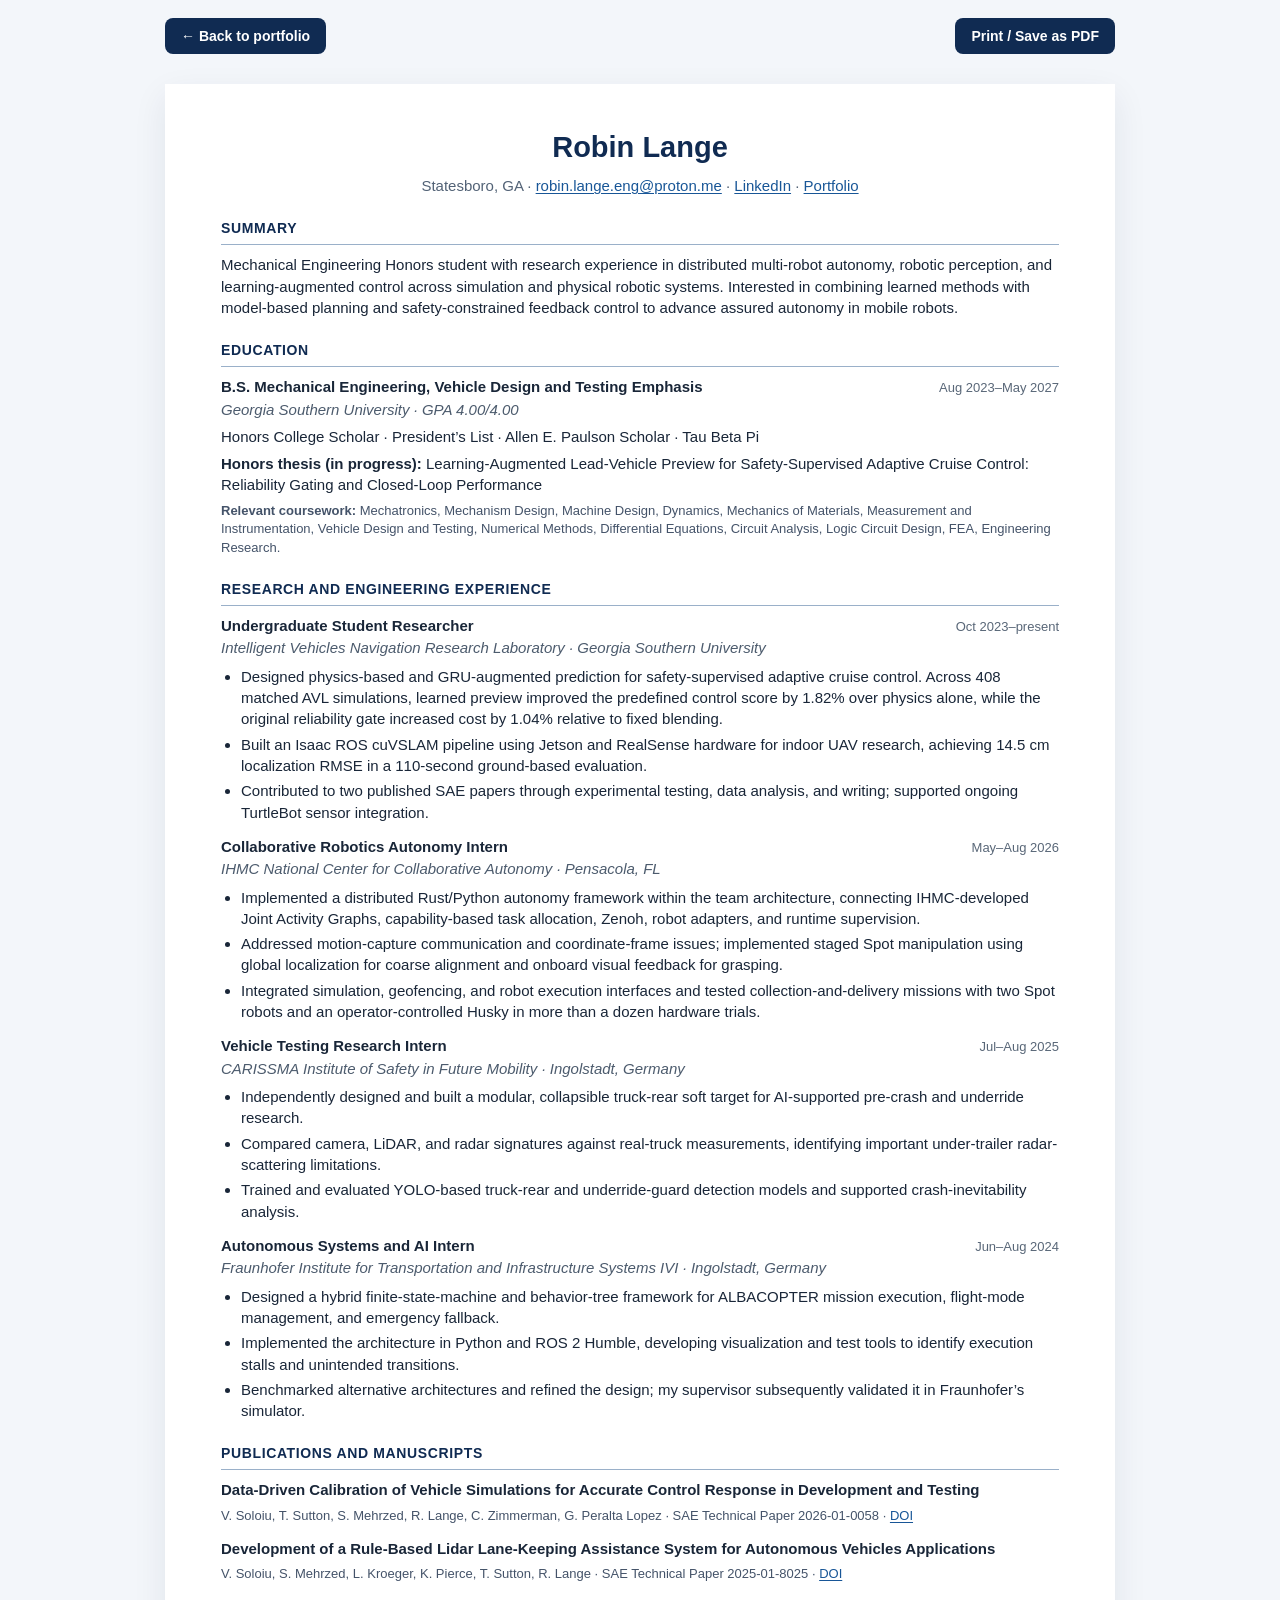
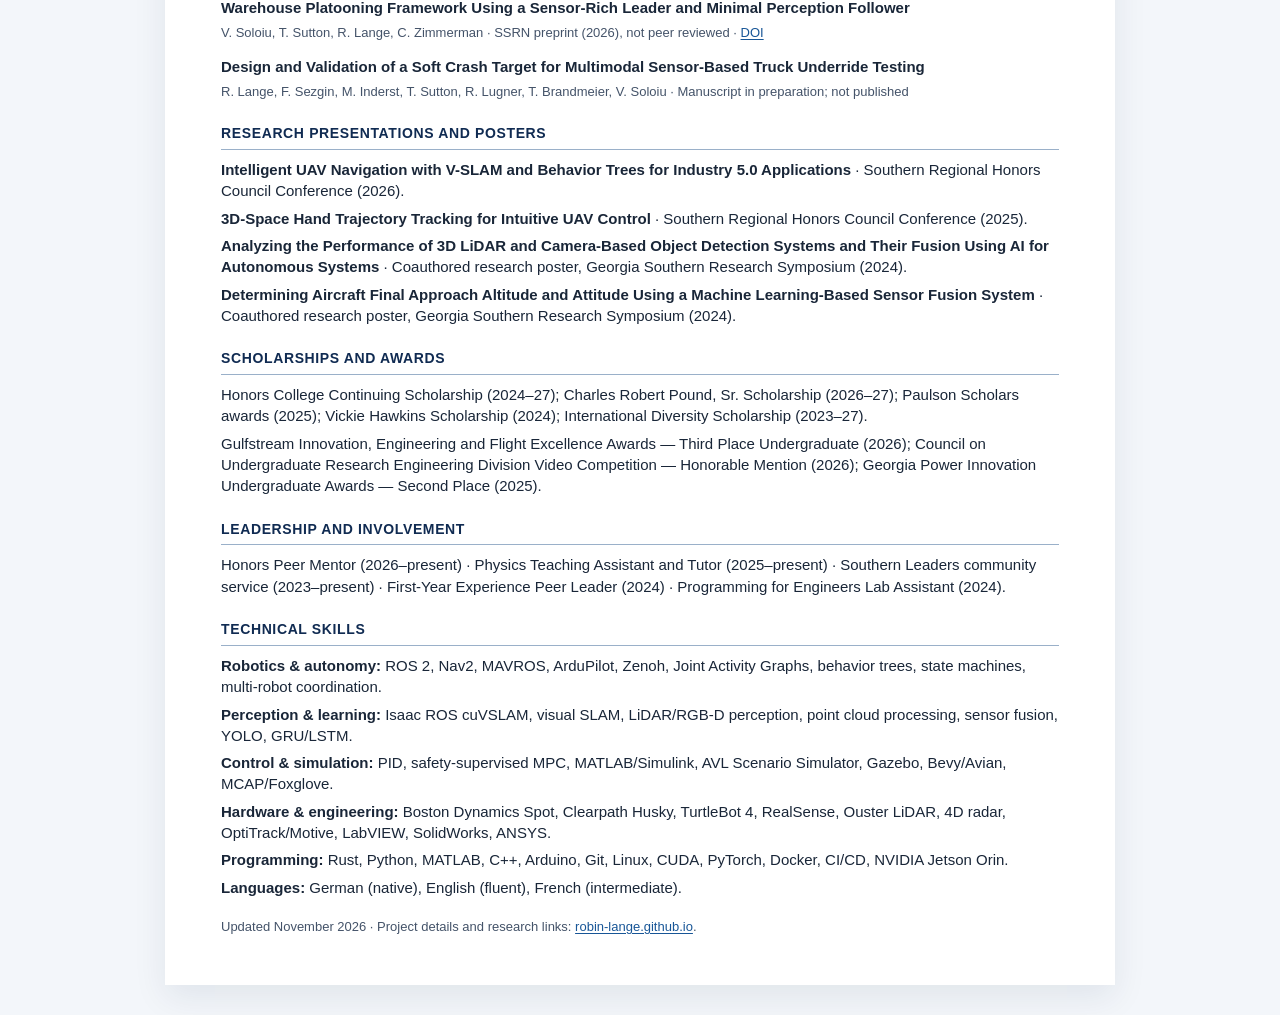
<file: resume.html>
<!doctype html>
<html lang="en"><head><meta charset="utf-8"><meta name="viewport" content="width=device-width, initial-scale=1">
<meta name="description" content="Robin Lange — updated research résumé, November 2026">
<title>Robin Lange — Research résumé</title><style>
:root{color-scheme:light}*{box-sizing:border-box}body{margin:0;background:#f3f6fa;color:#192638;font:15px/1.42 -apple-system,BlinkMacSystemFont,"Segoe UI",Arial,sans-serif}a{color:#185697;text-underline-offset:2px}.resume-wrap{max-width:950px;margin:30px auto;background:white;padding:43px 56px;box-shadow:0 12px 32px #0b254515}.topbar{max-width:950px;margin:18px auto;display:flex;gap:16px;justify-content:space-between;align-items:center;flex-wrap:wrap}.topbar a,.topbar button{font:600 14px -apple-system,BlinkMacSystemFont,"Segoe UI",Arial,sans-serif;background:#102b52;color:white;padding:10px 16px;border:0;border-radius:8px;text-decoration:none;cursor:pointer}h1{margin:0;text-align:center;font-size:29px;color:#102b52}header p{text-align:center;margin:7px 0 18px;color:#526276}h2{font-size:14px;color:#102b52;border-bottom:1.5px solid #9ab0c9;padding:0 0 5px;margin:23px 0 9px;letter-spacing:.045em;text-transform:uppercase}h3{font-size:15px;margin:0;font-weight:700}p{margin:6px 0}ul{padding-left:20px;margin:7px 0 12px}li{margin:4px 0}.item{margin:0 0 13px}.item-head{display:flex;justify-content:space-between;gap:12px;align-items:baseline}.item-head time{white-space:nowrap;color:#596778;font-size:13px}.organization{font-style:italic;color:#4c5b6d;margin-top:1px}.small{font-size:13px;color:#445369}@media(max-width:650px){.resume-wrap{padding:25px 22px;margin:0}.topbar{margin:12px 20px}.item-head{display:block}.item-head time{display:block;margin-top:2px}}@media print{@page{size:letter;margin:.5in}body{background:#fff;font-size:9.2px;line-height:1.22}.topbar{display:none}.resume-wrap{margin:0;padding:0;box-shadow:none;max-width:none}h1{font-size:21px}h2{font-size:10px;margin:11px 0 4px}h3{font-size:9.5px}.item{margin-bottom:6px}li{margin:2px 0}.small,.item-head time{font-size:8.5px}header p{margin:2px 0 7px}ul{margin:3px 0 5px;padding-left:15px}a{color:inherit;text-decoration:none}h2,.item{break-inside:avoid}}
</style></head><body>
<div class="topbar"><a href="index.html#documents">← Back to portfolio</a><button type="button" onclick="window.print()">Print / Save as PDF</button></div>
<main class="resume-wrap"><header><h1>Robin Lange</h1><p>Statesboro, GA · <a href="mailto:robin.lange.eng@proton.me">robin.lange.eng@proton.me</a> · <a href="https://www.linkedin.com/in/robinlange-gsu/">LinkedIn</a> · <a href="index.html">Portfolio</a></p></header>
<section><h2>Summary</h2><p>Mechanical Engineering Honors student with research experience in distributed multi-robot autonomy, robotic perception, and learning-augmented control across simulation and physical robotic systems. Interested in combining learned methods with model-based planning and safety-constrained feedback control to advance assured autonomy in mobile robots.</p></section>
<section><h2>Education</h2><div class="item"><div class="item-head"><h3>B.S. Mechanical Engineering, Vehicle Design and Testing Emphasis</h3><time>Aug 2023–May 2027</time></div><p class="organization">Georgia Southern University · GPA 4.00/4.00</p><p>Honors College Scholar · President’s List · Allen E. Paulson Scholar · Tau Beta Pi</p><p><strong>Honors thesis (in progress):</strong> Learning-Augmented Lead-Vehicle Preview for Safety-Supervised Adaptive Cruise Control: Reliability Gating and Closed-Loop Performance</p><p class="small"><strong>Relevant coursework:</strong> Mechatronics, Mechanism Design, Machine Design, Dynamics, Mechanics of Materials, Measurement and Instrumentation, Vehicle Design and Testing, Numerical Methods, Differential Equations, Circuit Analysis, Logic Circuit Design, FEA, Engineering Research.</p></div></section>
<section><h2>Research and engineering experience</h2>
<div class="item"><div class="item-head"><h3>Undergraduate Student Researcher</h3><time>Oct 2023–present</time></div><p class="organization">Intelligent Vehicles Navigation Research Laboratory · Georgia Southern University</p><ul><li>Designed physics-based and GRU-augmented prediction for safety-supervised adaptive cruise control. Across 408 matched AVL simulations, learned preview improved the predefined control score by 1.82% over physics alone, while the original reliability gate increased cost by 1.04% relative to fixed blending.</li><li>Built an Isaac ROS cuVSLAM pipeline using Jetson and RealSense hardware for indoor UAV research, achieving 14.5 cm localization RMSE in a 110-second ground-based evaluation.</li><li>Contributed to two published SAE papers through experimental testing, data analysis, and writing; supported ongoing TurtleBot sensor integration.</li></ul></div>
<div class="item"><div class="item-head"><h3>Collaborative Robotics Autonomy Intern</h3><time>May–Aug 2026</time></div><p class="organization">IHMC National Center for Collaborative Autonomy · Pensacola, FL</p><ul><li>Implemented a distributed Rust/Python autonomy framework within the team architecture, connecting IHMC-developed Joint Activity Graphs, capability-based task allocation, Zenoh, robot adapters, and runtime supervision.</li><li>Addressed motion-capture communication and coordinate-frame issues; implemented staged Spot manipulation using global localization for coarse alignment and onboard visual feedback for grasping.</li><li>Integrated simulation, geofencing, and robot execution interfaces and tested collection-and-delivery missions with two Spot robots and an operator-controlled Husky in more than a dozen hardware trials.</li></ul></div>
<div class="item"><div class="item-head"><h3>Vehicle Testing Research Intern</h3><time>Jul–Aug 2025</time></div><p class="organization">CARISSMA Institute of Safety in Future Mobility · Ingolstadt, Germany</p><ul><li>Independently designed and built a modular, collapsible truck-rear soft target for AI-supported pre-crash and underride research.</li><li>Compared camera, LiDAR, and radar signatures against real-truck measurements, identifying important under-trailer radar-scattering limitations.</li><li>Trained and evaluated YOLO-based truck-rear and underride-guard detection models and supported crash-inevitability analysis.</li></ul></div>
<div class="item"><div class="item-head"><h3>Autonomous Systems and AI Intern</h3><time>Jun–Aug 2024</time></div><p class="organization">Fraunhofer Institute for Transportation and Infrastructure Systems IVI · Ingolstadt, Germany</p><ul><li>Designed a hybrid finite-state-machine and behavior-tree framework for ALBACOPTER mission execution, flight-mode management, and emergency fallback.</li><li>Implemented the architecture in Python and ROS 2 Humble, developing visualization and test tools to identify execution stalls and unintended transitions.</li><li>Benchmarked alternative architectures and refined the design; my supervisor subsequently validated it in Fraunhofer’s simulator.</li></ul></div></section>
<section><h2>Publications and manuscripts</h2>
<div class="item"><strong>Data-Driven Calibration of Vehicle Simulations for Accurate Control Response in Development and Testing</strong><p class="small">V. Soloiu, T. Sutton, S. Mehrzed, R. Lange, C. Zimmerman, G. Peralta Lopez · SAE Technical Paper 2026-01-0058 · <a href="https://doi.org/10.4271/2026-01-0058" target="_blank" rel="noopener">DOI</a></p></div>
<div class="item"><strong>Development of a Rule-Based Lidar Lane-Keeping Assistance System for Autonomous Vehicles Applications</strong><p class="small">V. Soloiu, S. Mehrzed, L. Kroeger, K. Pierce, T. Sutton, R. Lange · SAE Technical Paper 2025-01-8025 · <a href="https://doi.org/10.4271/2025-01-8025" target="_blank" rel="noopener">DOI</a></p></div>
<div class="item"><strong>Warehouse Platooning Framework Using a Sensor-Rich Leader and Minimal Perception Follower</strong><p class="small">V. Soloiu, T. Sutton, R. Lange, C. Zimmerman · SSRN preprint (2026), not peer reviewed · <a href="https://doi.org/10.2139/ssrn.7067358" target="_blank" rel="noopener">DOI</a></p></div>
<div class="item"><strong>Design and Validation of a Soft Crash Target for Multimodal Sensor-Based Truck Underride Testing</strong><p class="small">R. Lange, F. Sezgin, M. Inderst, T. Sutton, R. Lugner, T. Brandmeier, V. Soloiu · Manuscript in preparation; not published</p></div></section>
<section><h2>Research presentations and posters</h2><p><strong>Intelligent UAV Navigation with V-SLAM and Behavior Trees for Industry 5.0 Applications</strong> · Southern Regional Honors Council Conference (2026).</p><p><strong>3D-Space Hand Trajectory Tracking for Intuitive UAV Control</strong> · Southern Regional Honors Council Conference (2025).</p><p><strong>Analyzing the Performance of 3D LiDAR and Camera-Based Object Detection Systems and Their Fusion Using AI for Autonomous Systems</strong> · Coauthored research poster, Georgia Southern Research Symposium (2024).</p><p><strong>Determining Aircraft Final Approach Altitude and Attitude Using a Machine Learning-Based Sensor Fusion System</strong> · Coauthored research poster, Georgia Southern Research Symposium (2024).</p></section>
<section><h2>Scholarships and awards</h2><p>Honors College Continuing Scholarship (2024–27); Charles Robert Pound, Sr. Scholarship (2026–27); Paulson Scholars awards (2025); Vickie Hawkins Scholarship (2024); International Diversity Scholarship (2023–27).</p><p>Gulfstream Innovation, Engineering and Flight Excellence Awards — Third Place Undergraduate (2026); Council on Undergraduate Research Engineering Division Video Competition — Honorable Mention (2026); Georgia Power Innovation Undergraduate Awards — Second Place (2025).</p></section>
<section><h2>Leadership and involvement</h2><p>Honors Peer Mentor (2026–present) · Physics Teaching Assistant and Tutor (2025–present) · Southern Leaders community service (2023–present) · First-Year Experience Peer Leader (2024) · Programming for Engineers Lab Assistant (2024).</p></section>
<section><h2>Technical skills</h2><p><strong>Robotics & autonomy:</strong> ROS 2, Nav2, MAVROS, ArduPilot, Zenoh, Joint Activity Graphs, behavior trees, state machines, multi-robot coordination.</p><p><strong>Perception & learning:</strong> Isaac ROS cuVSLAM, visual SLAM, LiDAR/RGB-D perception, point cloud processing, sensor fusion, YOLO, GRU/LSTM.</p><p><strong>Control & simulation:</strong> PID, safety-supervised MPC, MATLAB/Simulink, AVL Scenario Simulator, Gazebo, Bevy/Avian, MCAP/Foxglove.</p><p><strong>Hardware & engineering:</strong> Boston Dynamics Spot, Clearpath Husky, TurtleBot 4, RealSense, Ouster LiDAR, 4D radar, OptiTrack/Motive, LabVIEW, SolidWorks, ANSYS.</p><p><strong>Programming:</strong> Rust, Python, MATLAB, C++, Arduino, Git, Linux, CUDA, PyTorch, Docker, CI/CD, NVIDIA Jetson Orin.</p><p><strong>Languages:</strong> German (native), English (fluent), French (intermediate).</p></section>
<p class="small" style="margin-top:20px">Updated November 2026 · Project details and research links: <a href="index.html">robin-lange.github.io</a>.</p>
</main></body></html>
</file>
<file: styles.css>
:root {
  color-scheme: light;
  --ink: #172130;
  --navy: #102b52;
  --blue: #245dab;
  --muted: #536276;
  --line: #dce3eb;
  --paper: #ffffff;
  --soft: #f4f7fa;
  --measure: 1200px;
}

* { box-sizing: border-box; }
html { scroll-behavior: smooth; }
body {
  margin: 0;
  background: var(--paper);
  color: var(--ink);
  font: 400 1rem/1.6 -apple-system, BlinkMacSystemFont, "Segoe UI", Arial, sans-serif;
  -webkit-font-smoothing: antialiased;
}
a { color: inherit; }
a:focus-visible { outline: 3px solid #6aa5ff; outline-offset: 4px; border-radius: 4px; }
img { display: block; max-width: 100%; }
p { margin: 0; }
h1, h2, h3, h4 { margin: 0; line-height: 1.12; letter-spacing: -.035em; }
h1 { font-size: clamp(3.6rem, 6.8vw, 7.5rem); font-weight: 700; }
h2 { font-size: clamp(2.5rem, 4.2vw, 4.9rem); font-weight: 680; }
h3 { font-size: clamp(1.35rem, 2.2vw, 2rem); font-weight: 650; }
h4 { font-size: 1.12rem; font-weight: 650; }
.skip-link { position: absolute; z-index: 100; top: -5rem; left: 1rem; padding: .65rem 1rem; background: white; color: var(--navy); }
.skip-link:focus { top: 1rem; }

.site-header {
  width: min(calc(100% - 3rem), var(--measure));
  min-height: 78px;
  margin: auto;
  display: grid;
  grid-template-columns: 1fr auto 1fr;
  align-items: center;
  gap: 2rem;
}
.wordmark {
  justify-self: start;
  color: var(--navy);
  font-size: 1.32rem;
  font-weight: 750;
  letter-spacing: -.06em;
  text-decoration: none;
}
.site-header nav { display: flex; gap: clamp(.8rem, 1.8vw, 1.65rem); align-items: center; white-space: nowrap; }
.site-header nav a, .header-resume { color: #47556a; font-size: .84rem; font-weight: 600; text-decoration: none; }
.site-header nav a:hover, .header-resume:hover { color: var(--blue); }
.header-resume { justify-self: end; color: var(--navy); }
.header-resume span { margin-left: .2rem; }

.hero {
  position: relative;
  overflow: hidden;
  isolation: isolate;
  width: min(calc(100% - 2rem), 1440px);
  min-height: 650px;
  margin: 0 auto;
  padding: clamp(2.5rem, 6vw, 6rem);
  display: grid;
  grid-template-columns: minmax(0, 1.15fr) minmax(280px, .85fr);
  align-items: center;
  gap: clamp(2.5rem, 5vw, 6rem);
  border-radius: 24px;
  background: radial-gradient(circle at 90% 15%, #244977 0, transparent 34%), linear-gradient(135deg, #07182f 12%, #102b52 92%);
  color: white;
}
.hero::before {
  content: "";
  position: absolute;
  z-index: -1;
  width: 660px;
  height: 660px;
  right: -200px;
  bottom: -430px;
  border: 1px solid rgba(255,255,255,.2);
  border-radius: 50%;
  box-shadow: 0 0 0 90px rgba(255,255,255,.025), 0 0 0 180px rgba(255,255,255,.02);
}
.eyebrow {
  margin-bottom: 1.1rem;
  color: var(--blue);
  font-size: .74rem;
  font-weight: 750;
  letter-spacing: .13em;
  text-transform: uppercase;
}
.hero .eyebrow, .contact .eyebrow { color: #a9c8ef; }
.hero h1 { max-width: 780px; text-wrap: balance; }
.hero-intro { max-width: 700px; margin-top: 1.6rem; color: #e4ebf4; font-size: clamp(1.12rem, 1.6vw, 1.35rem); line-height: 1.55; }
.hero-now { max-width: 680px; margin-top: 1.25rem; color: #b9c9db; }
.hero-now strong { color: white; font-weight: 650; }
.hero-actions, .contact-links { display: flex; align-items: center; flex-wrap: wrap; gap: .8rem 1.3rem; margin-top: 2rem; }
.button {
  display: inline-flex;
  min-height: 46px;
  align-items: center;
  justify-content: center;
  padding: .75rem 1.25rem;
  border: 1px solid transparent;
  border-radius: 100px;
  font-size: .9rem;
  font-weight: 650;
  text-decoration: none;
  transition: transform .2s, background .2s;
}
.button:hover { transform: translateY(-2px); }
.button-primary, .button-light { background: white; color: var(--navy); }
.button-primary:hover, .button-light:hover { background: #e6eef8; }
.button-secondary { border-color: rgba(255,255,255,.36); color: white; }
.button-secondary:hover { background: rgba(255,255,255,.1); }
.portrait { margin: 0; }
.portrait img {
  width: 100%;
  max-height: 535px;
  aspect-ratio: 4 / 5;
  object-fit: cover;
  object-position: center 31%;
  border-radius: 17px;
  background: #546b83;
}
.portrait figcaption { margin-top: .8rem; color: #a9bcd2; font-size: .76rem; }

.proof-bar {
  width: min(calc(100% - 4rem), var(--measure));
  margin: 0 auto;
  padding: 2.3rem 0;
  display: grid;
  grid-template-columns: repeat(4, 1fr);
  gap: 1.4rem;
  border-bottom: 1px solid var(--line);
}
.proof-bar > div { display: flex; flex-direction: column; gap: .2rem; }
.proof-bar strong { color: var(--navy); font-size: clamp(1.2rem, 1.8vw, 1.75rem); line-height: 1.2; }
.proof-bar span { color: var(--muted); font-size: .83rem; }

.section { width: min(calc(100% - 4rem), var(--measure)); margin: auto; padding: clamp(5rem, 8vw, 9rem) 0; scroll-margin-top: 2rem; }
.section-heading { display: grid; grid-template-columns: minmax(0, 1.25fr) minmax(240px, .75fr); gap: 3rem; align-items: end; margin-bottom: 3rem; }
.section-heading > p { max-width: 410px; justify-self: end; color: var(--muted); font-size: 1.04rem; }
.section-heading h2 { max-width: 900px; }
.featured-work { display: grid; grid-template-columns: repeat(2, minmax(0, 1fr)); gap: 1rem; }
.project {
  min-width: 0;
  padding: clamp(1.6rem, 3vw, 3rem);
  border: 1px solid var(--line);
  border-radius: 22px;
  background: var(--soft);
}
.project-current { grid-column: 1 / -1; background: #102b52; border-color: #102b52; color: white; }
.project-meta { display: flex; justify-content: space-between; gap: 1rem; margin-bottom: clamp(2.5rem, 6vw, 5rem); color: var(--muted); font-size: .78rem; font-weight: 650; }
.project-current .project-meta { color: #b5c9e4; }
.project-body { display: grid; gap: 1.5rem; }
.project-current .project-body { grid-template-columns: .9fr 1.1fr; gap: 4rem; align-items: start; }
.project-kicker, .role-label { margin-bottom: .55rem; color: var(--blue); font-size: .76rem; font-weight: 750; letter-spacing: .07em; text-transform: uppercase; }
.project-current .project-kicker { color: #b4d2fa; }
.project h3 { max-width: 520px; }
.project-summary, .project-note { color: var(--muted); }
.project-current .project-summary, .project-current .project-note { color: #d9e5f4; }
.project-note { margin-top: 1rem; }
.text-link { display: inline-block; margin-top: 1.25rem; color: var(--blue); font-size: .89rem; font-weight: 650; text-underline-offset: .2em; }
.project-current .text-link { color: #c8e0ff; }
.project-media { display: grid; grid-template-columns: repeat(2, minmax(0, 1fr)); gap: 1.5rem; margin-top: 2.5rem; padding-top: 2rem; border-top: 1px solid rgba(255,255,255,.2); }
.media-item { min-width: 0; margin: 0; }
.video-frame { position: relative; overflow: hidden; width: 100%; aspect-ratio: 16 / 9; border-radius: 12px; background: #07182f; }
.video-frame iframe { position: absolute; inset: 0; display: block; width: 100%; height: 100%; border: 0; }
.video-frame-portrait { aspect-ratio: 9 / 16; }
.media-item figcaption { display: flex; flex-wrap: wrap; justify-content: space-between; gap: .4rem 1rem; margin-top: .75rem; color: var(--muted); font-size: .78rem; }
.media-item figcaption a { font-weight: 650; text-underline-offset: .2em; }
.project-current .media-item figcaption { color: #b5c9e4; }
.project-current .media-item figcaption a { color: #c8e0ff; }
.award-media { display: grid; grid-template-columns: minmax(0, 1fr) minmax(220px, 300px); align-items: center; gap: clamp(2rem, 5vw, 5rem); margin-top: 2.5rem; padding: clamp(1.5rem, 3vw, 3rem); border: 1px solid var(--line); border-radius: 22px; background: var(--soft); scroll-margin-top: 2rem; }
.award-media-description { max-width: 620px; margin-top: 1rem; color: var(--muted); }
.media-short { width: 100%; max-width: 300px; justify-self: center; }
.award-media-landscape { grid-template-columns: minmax(0, 1fr) minmax(0, 1fr); }
.poster-gallery { display: grid; grid-template-columns: repeat(2, minmax(0, 1fr)); gap: 1.5rem; }
.certificate-gallery { display: grid; grid-template-columns: repeat(3, minmax(0, 1fr)); gap: 1.25rem; margin-top: 2.5rem; }
.gallery-card { min-width: 0; margin: 0; overflow: hidden; border: 1px solid var(--line); border-radius: 18px; background: var(--soft); }
.gallery-image { display: flex; justify-content: center; align-items: center; padding: 1rem; aspect-ratio: 3 / 4; background: #e9eef4; }
.gallery-image img { width: 100%; height: 100%; object-fit: contain; }
.certificate-image { aspect-ratio: 4 / 3; }
.gallery-copy { padding: 1.5rem; }
.gallery-copy h3 { font-size: 1.15rem; line-height: 1.35; letter-spacing: -.015em; }
.gallery-copy > p:not(.role-label) { margin-top: .8rem; color: var(--muted); font-size: .85rem; }
.gallery-copy .text-link + .text-link { margin-left: 1rem; }
.gallery-copy > strong, .gallery-copy > span { display: block; }
.gallery-copy > strong { color: var(--navy); font-size: .95rem; }
.gallery-copy > span { margin-top: .5rem; color: var(--muted); font-size: .83rem; }
.stack { margin-top: 1.2rem; color: var(--muted); font-size: .82rem; font-weight: 600; }
.metrics { display: flex; gap: 2rem; margin: 1.3rem 0 0; }
.metrics div { display: flex; flex-direction: column-reverse; }
.metrics dt { color: var(--muted); font-size: .75rem; }
.metrics dd { margin: 0; color: var(--navy); font-size: 1.3rem; font-weight: 750; }
.more-work { margin-top: 4.5rem; }
.more-work h3 { margin-bottom: 1.5rem; }
.compact-projects { display: grid; grid-template-columns: repeat(3, minmax(0, 1fr)); gap: 0 2rem; }
.compact-projects article { padding: 1.5rem 0; border-top: 1px solid var(--line); }
.compact-projects span { color: var(--blue); font-size: .74rem; font-weight: 700; }
.compact-projects h4 { margin: .5rem 0; }
.compact-projects p { color: var(--muted); font-size: .9rem; }

.section-tinted { width: min(calc(100% - 2rem), 1440px); padding: clamp(4rem, 7vw, 7rem) clamp(1rem, 6vw, 7rem); border-radius: 24px; background: var(--soft); }
.timeline { border-top: 1px solid var(--line); }
.timeline article { display: grid; grid-template-columns: minmax(180px, .3fr) minmax(0, .7fr); gap: 3rem; padding: 2rem 0; border-bottom: 1px solid var(--line); }
.timeline-when { color: var(--muted); font-size: .84rem; font-weight: 600; }
.timeline h3 { margin-bottom: .4rem; }
.timeline-org { margin-bottom: .75rem; color: var(--blue); font-size: .88rem; font-weight: 700; }
.timeline article p:last-child { max-width: 720px; color: var(--muted); }

.publication-list { border-top: 1px solid var(--line); }
.publication-list article { display: grid; grid-template-columns: 90px minmax(0, 1fr) auto; gap: 2rem; padding: 1.6rem 0; border-bottom: 1px solid var(--line); }
.publication-year { color: var(--muted); font-size: .83rem; font-weight: 650; }
.publication-list h3 { max-width: 800px; margin-bottom: .5rem; font-size: 1.22rem; line-height: 1.3; letter-spacing: -.02em; }
.publication-list article p:last-child { color: var(--muted); font-size: .85rem; }
.publication-list article > a { align-self: start; color: var(--blue); font-size: .82rem; font-weight: 700; text-decoration: none; white-space: nowrap; }

.capabilities { display: grid; grid-template-columns: .8fr 1.2fr; gap: 4rem; border-top: 1px solid var(--line); }
.capability-grid { display: grid; grid-template-columns: 1fr 1fr; gap: 2rem 2.5rem; }
.capability-grid > div { border-top: 1px solid var(--line); padding-top: 1rem; }
.capability-grid h3 { margin-bottom: .5rem; font-size: 1.08rem; }
.capability-grid p { color: var(--muted); font-size: .9rem; }
.education { display: grid; grid-template-columns: 1fr 1fr; gap: 4rem; border-top: 1px solid var(--line); }
.education > div:first-child > p:last-child, .education > div:first-child > p:nth-last-child(2) { margin-top: 1.2rem; color: var(--muted); }
.education-details { display: grid; grid-template-columns: 1fr 1fr; align-content: start; gap: .8rem; }
.education-details p { padding: 1.2rem; border-radius: 14px; background: var(--soft); color: var(--muted); font-size: .89rem; }
.education-details strong { color: var(--navy); }
.section[aria-labelledby="awards-title"] { border-top: 1px solid var(--line); padding-top: 5rem; }
.section[aria-labelledby="awards-title"] p:last-child { max-width: 800px; margin-top: 1.4rem; color: var(--muted); }

.document-list { display: grid; grid-template-columns: repeat(2, minmax(0, 1fr)); gap: 1rem; margin-top: 2rem; }
.document-list a { display: flex; flex-direction: column; justify-content: space-between; min-height: 140px; padding: 1.6rem; border: 1px solid var(--line); border-radius: 18px; background: var(--soft); text-decoration: none; transition: border-color .2s, transform .2s; }
.document-list a:hover { border-color: var(--blue); transform: translateY(-2px); }
.document-list strong { color: var(--navy); font-size: 1.16rem; }
.document-list span { color: var(--muted); font-size: .85rem; }

.contact { width: min(calc(100% - 2rem), 1440px); margin: 0 auto 1rem; padding: clamp(3rem, 7vw, 7rem); border-radius: 24px; background: #0a1c36; color: white; scroll-margin-top: 1rem; }
.contact h2 { max-width: 850px; }
.contact > p:not(.eyebrow) { max-width: 700px; margin-top: 1.3rem; color: #c0d0e2; font-size: 1.05rem; }
.contact-links > a:not(.button) { color: #d2e3f7; font-size: .87rem; font-weight: 650; text-underline-offset: .2em; }
footer { width: min(calc(100% - 4rem), var(--measure)); min-height: 94px; margin: auto; display: flex; justify-content: space-between; align-items: center; gap: 1rem; color: var(--muted); font-size: .75rem; }

@media (max-width: 900px) {
  .site-header { grid-template-columns: 1fr auto; padding: 1rem 0; }
  .site-header nav { grid-column: 1 / -1; grid-row: 2; overflow-x: auto; padding-bottom: .2rem; }
  .hero { min-height: 0; grid-template-columns: 1fr; }
  .portrait { max-width: 430px; }
  .section-heading, .capabilities, .education { grid-template-columns: 1fr; gap: 2rem; }
  .section-heading > p { justify-self: start; }
  .compact-projects { grid-template-columns: repeat(2, minmax(0, 1fr)); }
}
@media (max-width: 640px) {
  .site-header, .proof-bar, .section, footer { width: min(calc(100% - 2rem), var(--measure)); }
  .site-header { gap: .7rem 1rem; }
  .header-resume { font-size: .76rem; }
  .hero { padding: 2rem 1.3rem; border-radius: 18px; gap: 2.5rem; }
  h1 { font-size: clamp(3rem, 12vw, 4.5rem); }
  h2 { font-size: clamp(2.3rem, 9vw, 3.5rem); }
  .hero-intro { font-size: 1.06rem; }
  .proof-bar { grid-template-columns: 1fr 1fr; gap: 1.8rem; }
  .section { padding: 5rem 0; }
  .section-tinted { width: min(calc(100% - 1rem), 1440px); padding: 4rem 1.1rem; }
  .featured-work, .project-current .project-body, .compact-projects, .capability-grid, .document-list { grid-template-columns: 1fr; }
  .project-media, .award-media, .poster-gallery, .certificate-gallery { grid-template-columns: 1fr; }
  .project-media { gap: 1.75rem; }
  .project-current { grid-column: auto; }
  .project-meta { margin-bottom: 2rem; }
  .timeline article { grid-template-columns: 1fr; gap: .5rem; }
  .publication-list article { grid-template-columns: 1fr; gap: .5rem; }
  .publication-list article > a { justify-self: start; }
  .education-details { gap: .5rem; }
  .contact { width: min(calc(100% - 1rem), 1440px); padding: 3rem 1.3rem; }
  .contact-links { align-items: flex-start; flex-direction: column; }
  footer { min-height: 100px; flex-direction: column; justify-content: center; align-items: flex-start; }
}
@media (prefers-reduced-motion: reduce) {
  html { scroll-behavior: auto; }
  *, *::before, *::after { transition-duration: .01ms !important; }
}

/* Project materials keep each poster, award and demonstration together. */
.research-case { margin-top: 2rem; padding: clamp(1.2rem, 3vw, 2.4rem); border: 1px solid var(--line); border-radius: 22px; background: var(--soft); scroll-margin-top: 2rem; }
.research-case-heading { margin-bottom: 1.75rem; }
.research-case-heading h3 { max-width: 900px; margin: .6rem 0; font-size: clamp(1.5rem, 2.6vw, 2rem); line-height: 1.25; }
.research-case-heading > p:last-child { max-width: 760px; color: var(--muted); }
.research-case-grid { display: grid; grid-template-columns: minmax(0, 1fr) minmax(0, 1fr); gap: 2rem; align-items: start; }
.research-case-grid > .gallery-card { background: var(--paper); }
.project-evidence { min-width: 0; }
.project-evidence h4 { margin-bottom: 1rem; font-size: 1rem; }
.recognition-list { list-style: none; padding: 0; margin: 0 0 1rem; }
.recognition-list li { padding: .9rem 0; border-top: 1px solid var(--line); }
.recognition-list strong, .recognition-list span { display: block; }
.recognition-list strong { color: var(--navy); }
.recognition-list span { margin-top: .35rem; color: var(--muted); font-size: .85rem; }
.evidence-media { display: grid; gap: 1.5rem; margin-top: 1.5rem; align-items: start; }
.evidence-media-portrait { grid-template-columns: minmax(0, 1fr) minmax(0, 1fr); }
.evidence-media .gallery-copy { padding: 1rem; }
.evidence-media .gallery-copy > strong { font-size: .85rem; }
.evidence-media .gallery-copy > span { font-size: .78rem; }
.evidence-media .certificate-image { padding: .65rem; }
.evidence-media-landscape > .gallery-card { width: min(100%, 280px); }
.evidence-media .media-item { scroll-margin-top: 2rem; }
.earlier-research { margin-top: 3rem; }
.earlier-research > h3 { margin-bottom: 1.5rem; }
.academic-recognition { display: grid; grid-template-columns: minmax(0, 1fr) minmax(220px, 320px); gap: 3rem; align-items: center; }
.academic-recognition > .gallery-card { width: 100%; }
@media (max-width: 900px) {
  .research-case-grid { grid-template-columns: 1fr; }
  .research-case-grid > .gallery-card { max-width: 560px; width: 100%; justify-self: center; }
  .evidence-media-portrait { grid-template-columns: minmax(0, 1fr) minmax(180px, 240px); }
  .evidence-media-portrait > .gallery-card { max-width: 320px; }
}
@media (max-width: 640px) {
  .research-case-grid { gap: 1.5rem; }
  .evidence-media-portrait, .academic-recognition { grid-template-columns: 1fr; }
  .evidence-media-portrait > .gallery-card { max-width: 280px; }
  .evidence-media-portrait .media-short { max-width: 240px; justify-self: start; }
  .academic-recognition { gap: 1.5rem; }
  .academic-recognition > .gallery-card { max-width: 320px; }
}

/* Photographs and experiment views from the research background presentation. */
.research-photo { min-width: 0; margin: 1.5rem 0 0; }
.research-photo a { display: block; border-radius: 12px; overflow: hidden; background: #e9eef4; }
.research-photo img { display: block; width: 100%; height: auto; object-fit: contain; }
.research-photo figcaption { margin-top: .65rem; color: var(--muted); font-size: .78rem; line-height: 1.5; }
.project-current .research-photo figcaption { color: #b5c9e4; }
.research-photo-wide { max-width: 760px; margin: 2rem auto 0; }
.compact-projects .research-photo { margin-top: 1rem; }

/* School education and academies remain distinct from university study. */
.education-background { grid-column: 1 / -1; display: grid; grid-template-columns: minmax(0, 1fr) minmax(0, 1fr); gap: 3rem; padding-top: 2rem; border-top: 1px solid var(--line); scroll-margin-top: 2rem; }
.education-background h3 { margin-bottom: .8rem; font-size: 1.15rem; line-height: 1.4; }
.education-background p, .academy-list { color: var(--muted); font-size: .94rem; }
.education-background p + p { margin-top: .8rem; }
.academy-list { padding-left: 1.15rem; }
.academy-list li + li { margin-top: .8rem; }
@media (max-width: 900px) { .education-background { grid-template-columns: 1fr; gap: 1.7rem; } }

/* Original research diagrams and experiment views from the three-slide summary. */
.research-diagram { max-width: 460px; margin: 2rem auto 0; }
.research-diagram a { background: white; }
.research-diagram img { max-height: 430px; }
.research-sensor-view img { max-height: 560px; }
.earlier-research-intro { max-width: 900px; margin: 1rem 0 1.5rem; color: var(--muted); }

.research-image-pair { display: grid; grid-template-columns: minmax(0, 1fr) minmax(0, 1fr); gap: 1rem; align-items: start; margin-top: 1.5rem; }
.research-image-pair .research-photo { margin-top: 0; }
.research-image-pair .research-photo a { display: flex; align-items: center; justify-content: center; height: 200px; }
.research-image-pair .research-photo img { width: 100%; height: 100%; object-fit: contain; }
@media (max-width: 640px) { .research-image-pair { grid-template-columns: 1fr; } .research-image-pair .research-photo a { height: auto; } .research-image-pair .research-photo img { height: auto; max-height: 420px; } }

/* Research focus and institutional source links (November 2026). */
.research-direction { padding-bottom: 4rem; }
.research-direction-copy { display: grid; grid-template-columns: repeat(2, minmax(0, 1fr)); gap: clamp(1.5rem, 4vw, 4rem); }
.research-direction-copy p { max-width: 540px; color: var(--muted); font-size: 1.06rem; }
.coverage-grid { display: grid; grid-template-columns: repeat(3, minmax(0, 1fr)); gap: 1rem; }
.coverage-grid article { display: flex; flex-direction: column; align-items: flex-start; padding: clamp(1.5rem, 2.5vw, 2.3rem); background: var(--soft); border: 1px solid var(--line); border-radius: 18px; }
.coverage-grid h3 { font-size: 1.3rem; margin-bottom: 1rem; }
.coverage-grid article > p:not(.role-label) { color: var(--muted); }
.coverage-grid .text-link { margin-top: auto; padding-top: 1.2rem; }
@media (max-width: 900px) {
  .coverage-grid { grid-template-columns: 1fr; }
  .research-direction-copy { grid-template-columns: 1fr; }
}
</file>
